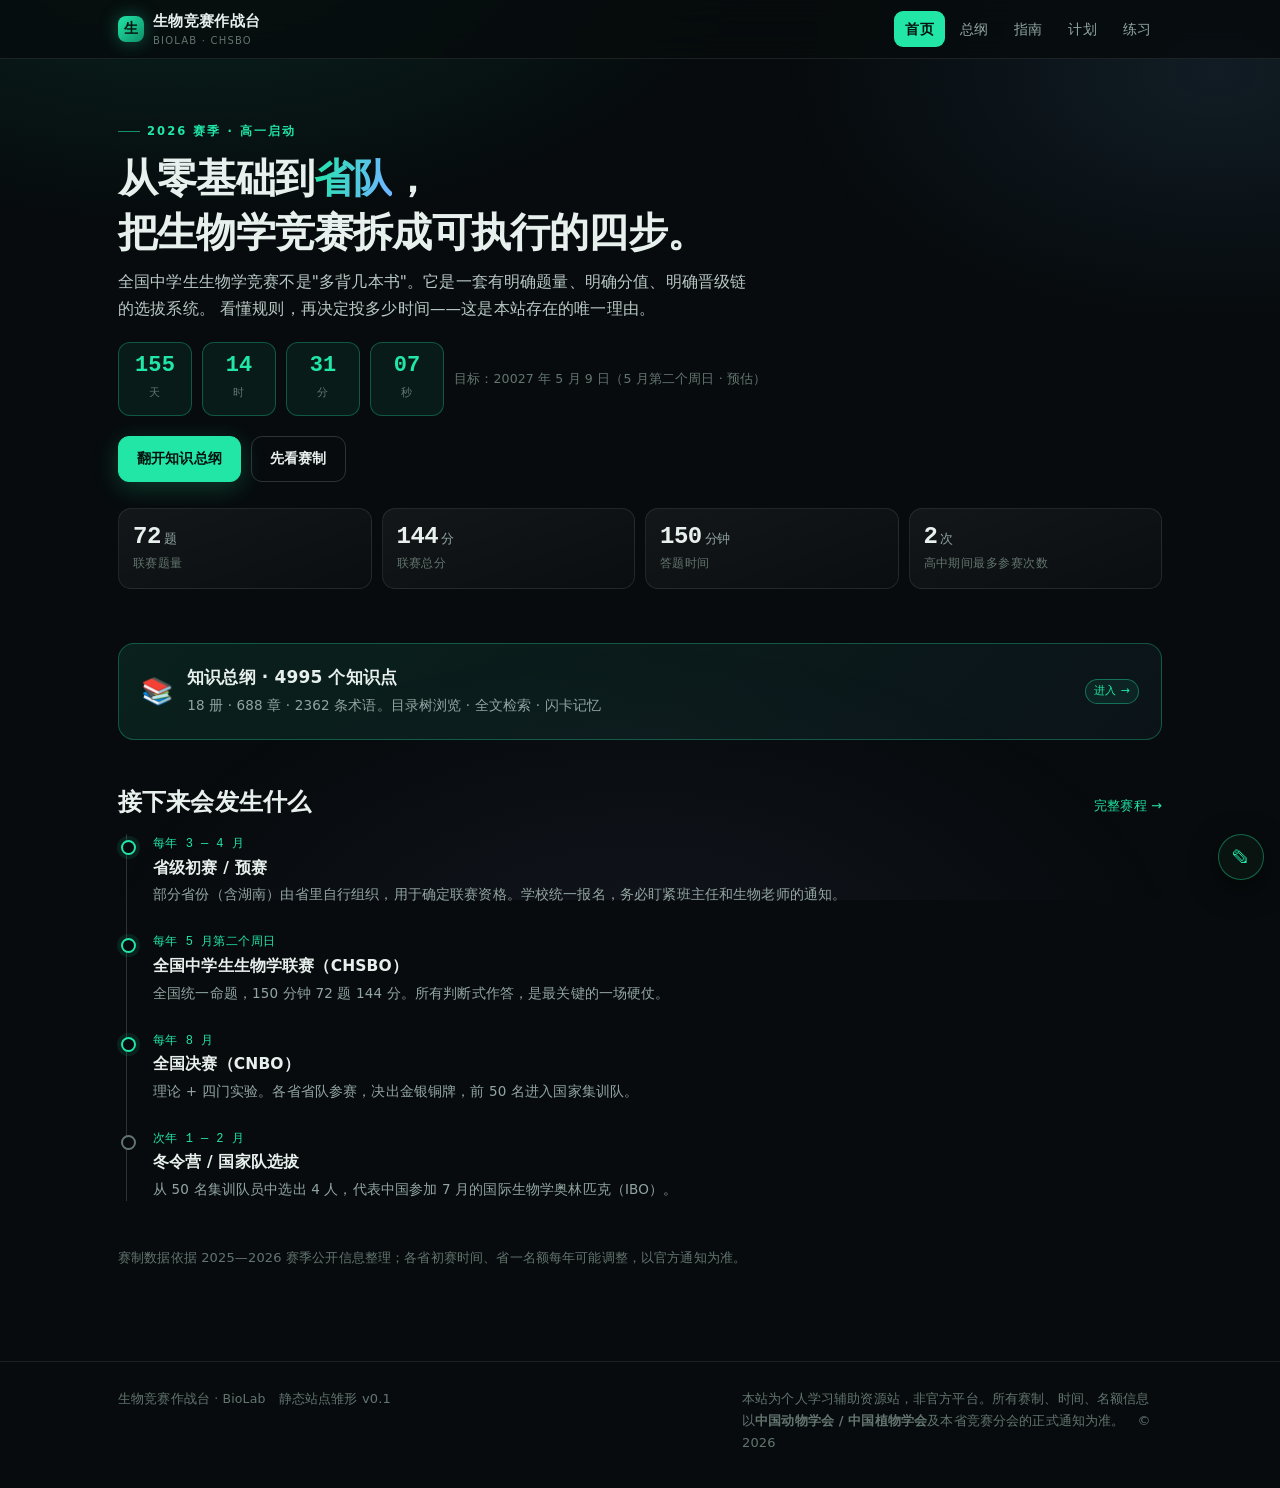
<file: index.html>
<!DOCTYPE html>
<html lang="zh-CN">
<head>
<meta charset="UTF-8">
<meta name="viewport" content="width=device-width, initial-scale=1, viewport-fit=cover">
<title>生物竞赛作战台 · 从零基础到省队</title>
<meta name="description" content="全国中学生生物学竞赛（CHSBO / CNBO）备考资源站：赛制地图、知识地图、学习计划、资源清单与每日一练。">
<link rel="stylesheet" href="bio.css">
</head>
<body>

<header class="nav">
  <div class="wrap nav-inner">
    <a class="logo" href="index.html">
      <span class="logo-mark">生</span>
      <span><span class="t">生物竞赛作战台</span><small>BIOLAB · CHSBO</small></span>
    </a>
    <nav class="nav-links">
      <a href="index.html">首页</a>
      <a href="knowledge.html">总纲</a>
      <a href="guide.html">指南</a>
      <a href="plan.html">计划</a>
      <a href="drill.html">练习</a>
    </nav>
  </div>
</header>

<main>
  <div class="wrap">

    <!-- ============ HERO ============ -->
    <section class="hero rise">
      <div class="eyebrow">2026 赛季 · 高一启动</div>
      <h1>从零基础到<span>省队</span>，<br>把生物学竞赛拆成可执行的四步。</h1>
      <p class="lead" style="max-width:640px">
        全国中学生生物学竞赛不是"多背几本书"。它是一套有明确题量、明确分值、明确晋级链的选拔系统。
        看懂规则，再决定投多少时间——这是本站存在的唯一理由。
      </p>

      <div class="countdown" id="countdown">
        <div class="cd-box"><b>—</b><span>天</span></div>
        <div class="cd-box"><b>—</b><span>时</span></div>
        <div class="cd-box"><b>—</b><span>分</span></div>
        <div class="cd-box"><b>—</b><span>秒</span></div>
        <div class="cd-note">目标赛事载入中…</div>
      </div>

      <div class="hero-actions">
        <a class="btn btn-primary" href="knowledge.html">翻开知识总纲</a>
        <a class="btn" href="guide.html">先看赛制</a>
      </div>

      <div class="stats">
        <div class="stat">
          <div class="n">72<em>题</em></div>
          <div class="k">联赛题量</div>
        </div>
        <div class="stat">
          <div class="n">144<em>分</em></div>
          <div class="k">联赛总分</div>
        </div>
        <div class="stat">
          <div class="n">150<em>分钟</em></div>
          <div class="k">答题时间</div>
        </div>
        <div class="stat">
          <div class="n">2<em>次</em></div>
          <div class="k">高中期间最多参赛次数</div>
        </div>
      </div>
    </section>

    <!-- ============ 知识库入口 ============ -->
    <section class="section rise d1">
      <a class="card card-link" href="knowledge.html"
         style="background:linear-gradient(135deg, rgba(33,230,166,.10), rgba(108,184,255,.05));border-color:rgba(33,230,166,.3);padding:22px">
        <div style="display:flex;align-items:center;gap:14px;flex-wrap:wrap">
          <span style="font-size:26px;line-height:1">📚</span>
          <div style="flex:1;min-width:180px">
            <h3 style="margin:0 0 5px;font-size:17px">知识总纲 · 4995 个知识点</h3>
            <p style="margin:0;font-size:13.5px">18 册 · 688 章 · 2362 条术语。目录树浏览 · 全文检索 · 闪卡记忆</p>
          </div>
          <span class="tag tag-mint">进入 →</span>
        </div>
      </a>
    </section>

    <!-- ============ 近期节点 ============ -->
    <section class="section rise d3">
      <div class="section-head">
        <h2>接下来会发生什么</h2>
        <a class="more" href="guide.html">完整赛程 →</a>
      </div>
      <div class="timeline">
        <div class="tl-item">
          <div class="tl-date">每年 3 — 4 月</div>
          <h3>省级初赛 / 预赛</h3>
          <p>部分省份（含湖南）由省里自行组织，用于确定联赛资格。学校统一报名，务必盯紧班主任和生物老师的通知。</p>
        </div>
        <div class="tl-item">
          <div class="tl-date">每年 5 月第二个周日</div>
          <h3>全国中学生生物学联赛（CHSBO）</h3>
          <p>全国统一命题，150 分钟 72 题 144 分。所有判断式作答，是最关键的一场硬仗。</p>
        </div>
        <div class="tl-item">
          <div class="tl-date">每年 8 月</div>
          <h3>全国决赛（CNBO）</h3>
          <p>理论 + 四门实验。各省省队参赛，决出金银铜牌，前 50 名进入国家集训队。</p>
        </div>
        <div class="tl-item dim-node">
          <div class="tl-date">次年 1 — 2 月</div>
          <h3>冬令营 / 国家队选拔</h3>
          <p>从 50 名集训队员中选出 4 人，代表中国参加 7 月的国际生物学奥林匹克（IBO）。</p>
        </div>
      </div>
    </section>

    <!-- ============ 提醒 ============ -->
    <section class="section rise d4">
      <p class="faint" style="margin-top:26px">
        赛制数据依据 2025—2026 赛季公开信息整理；各省初赛时间、省一名额每年可能调整，以官方通知为准。
      </p>
    </section>

  </div>
</main>

<footer class="footer">
  <div class="wrap footer-inner"></div>
</footer>

<button class="totop" aria-label="回到顶部">↑</button>
<script src="app.js"></script>
<script src="kg-texts.js"></script>
<script src="edit.js"></script>
</body>
</html>
</file>
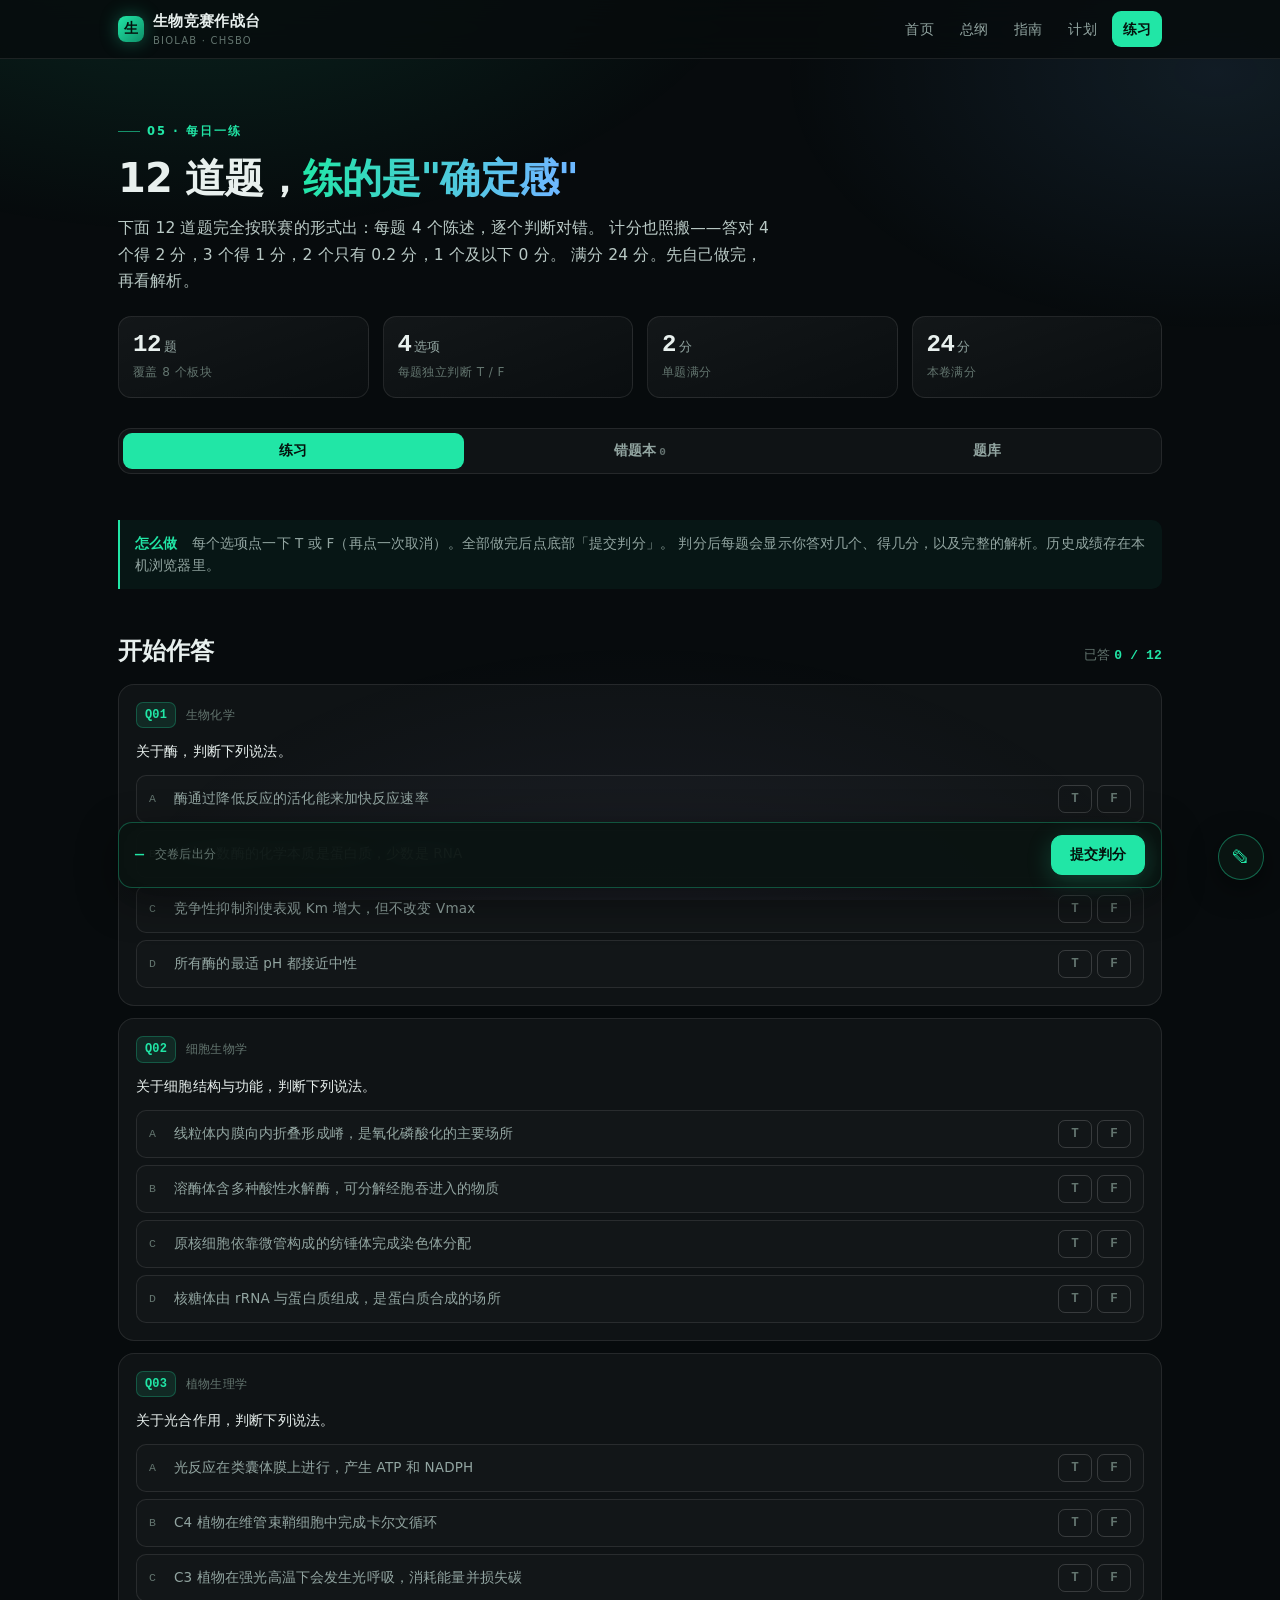
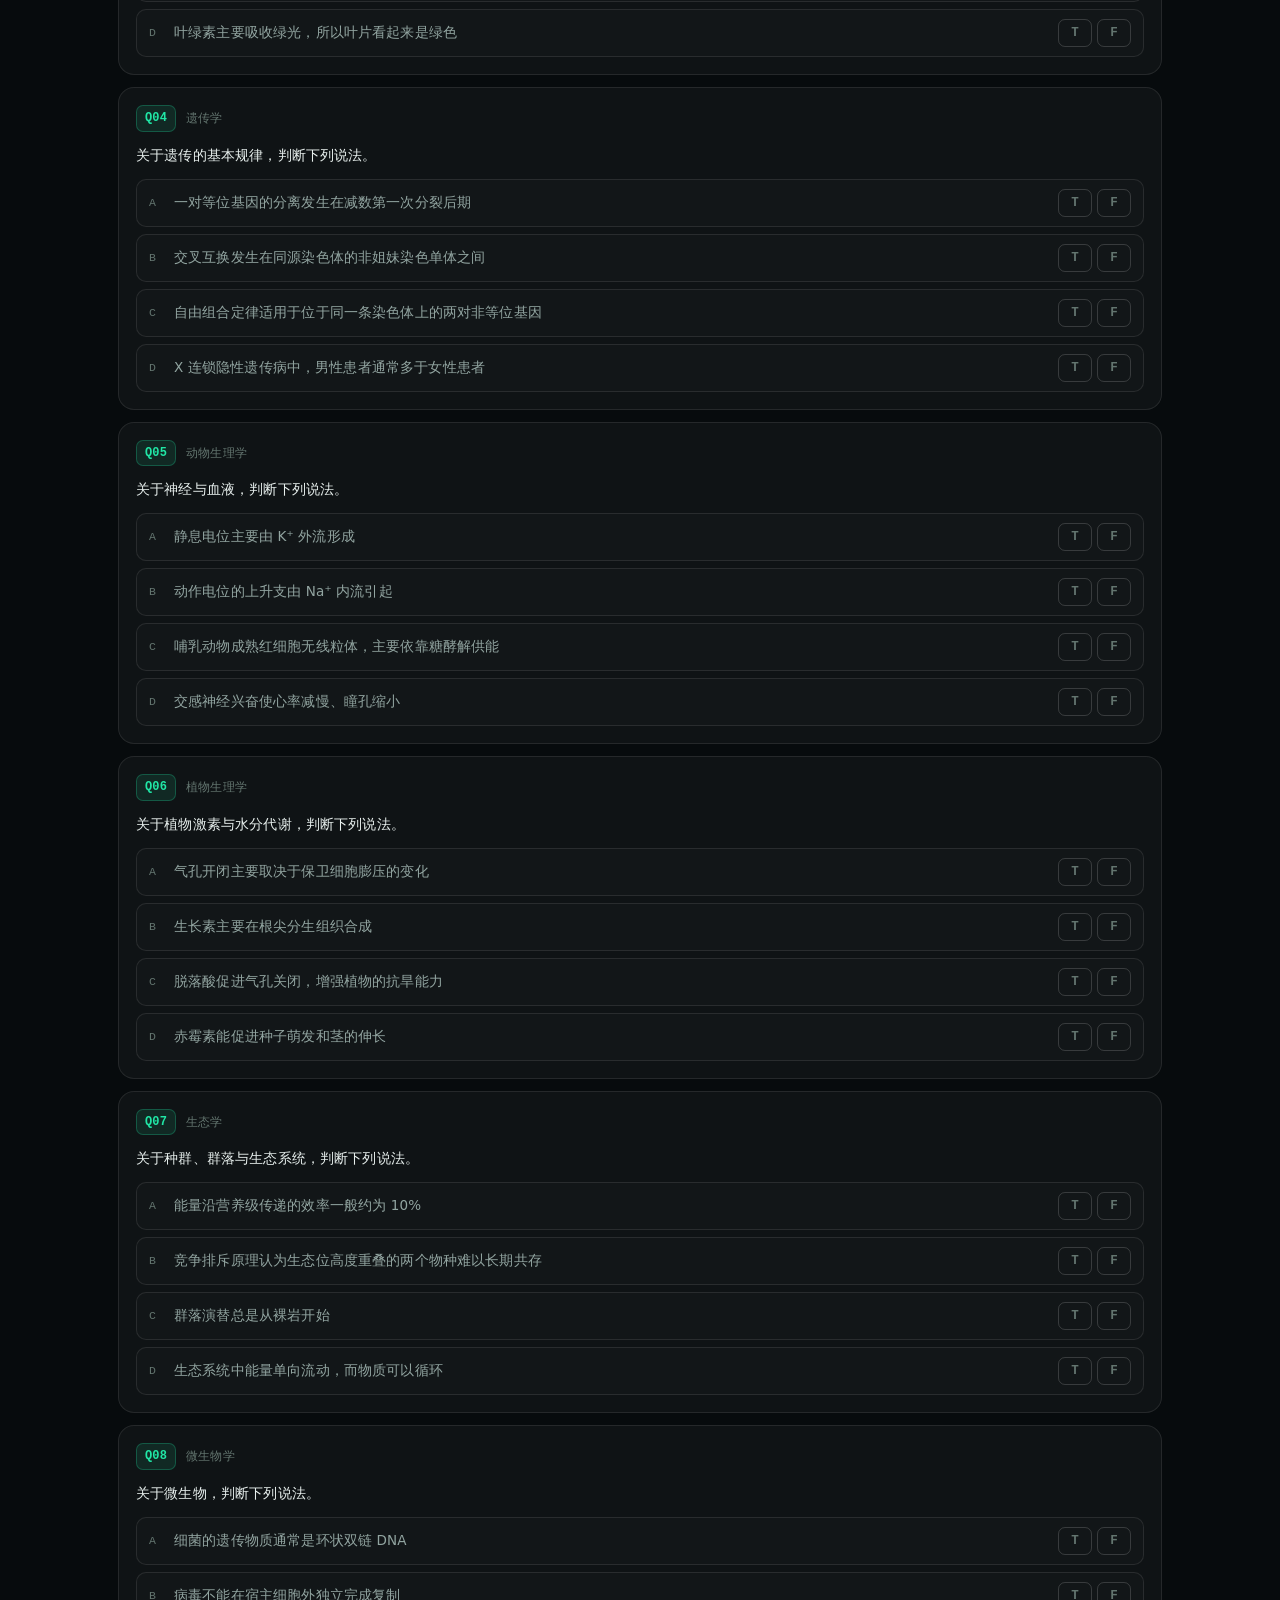
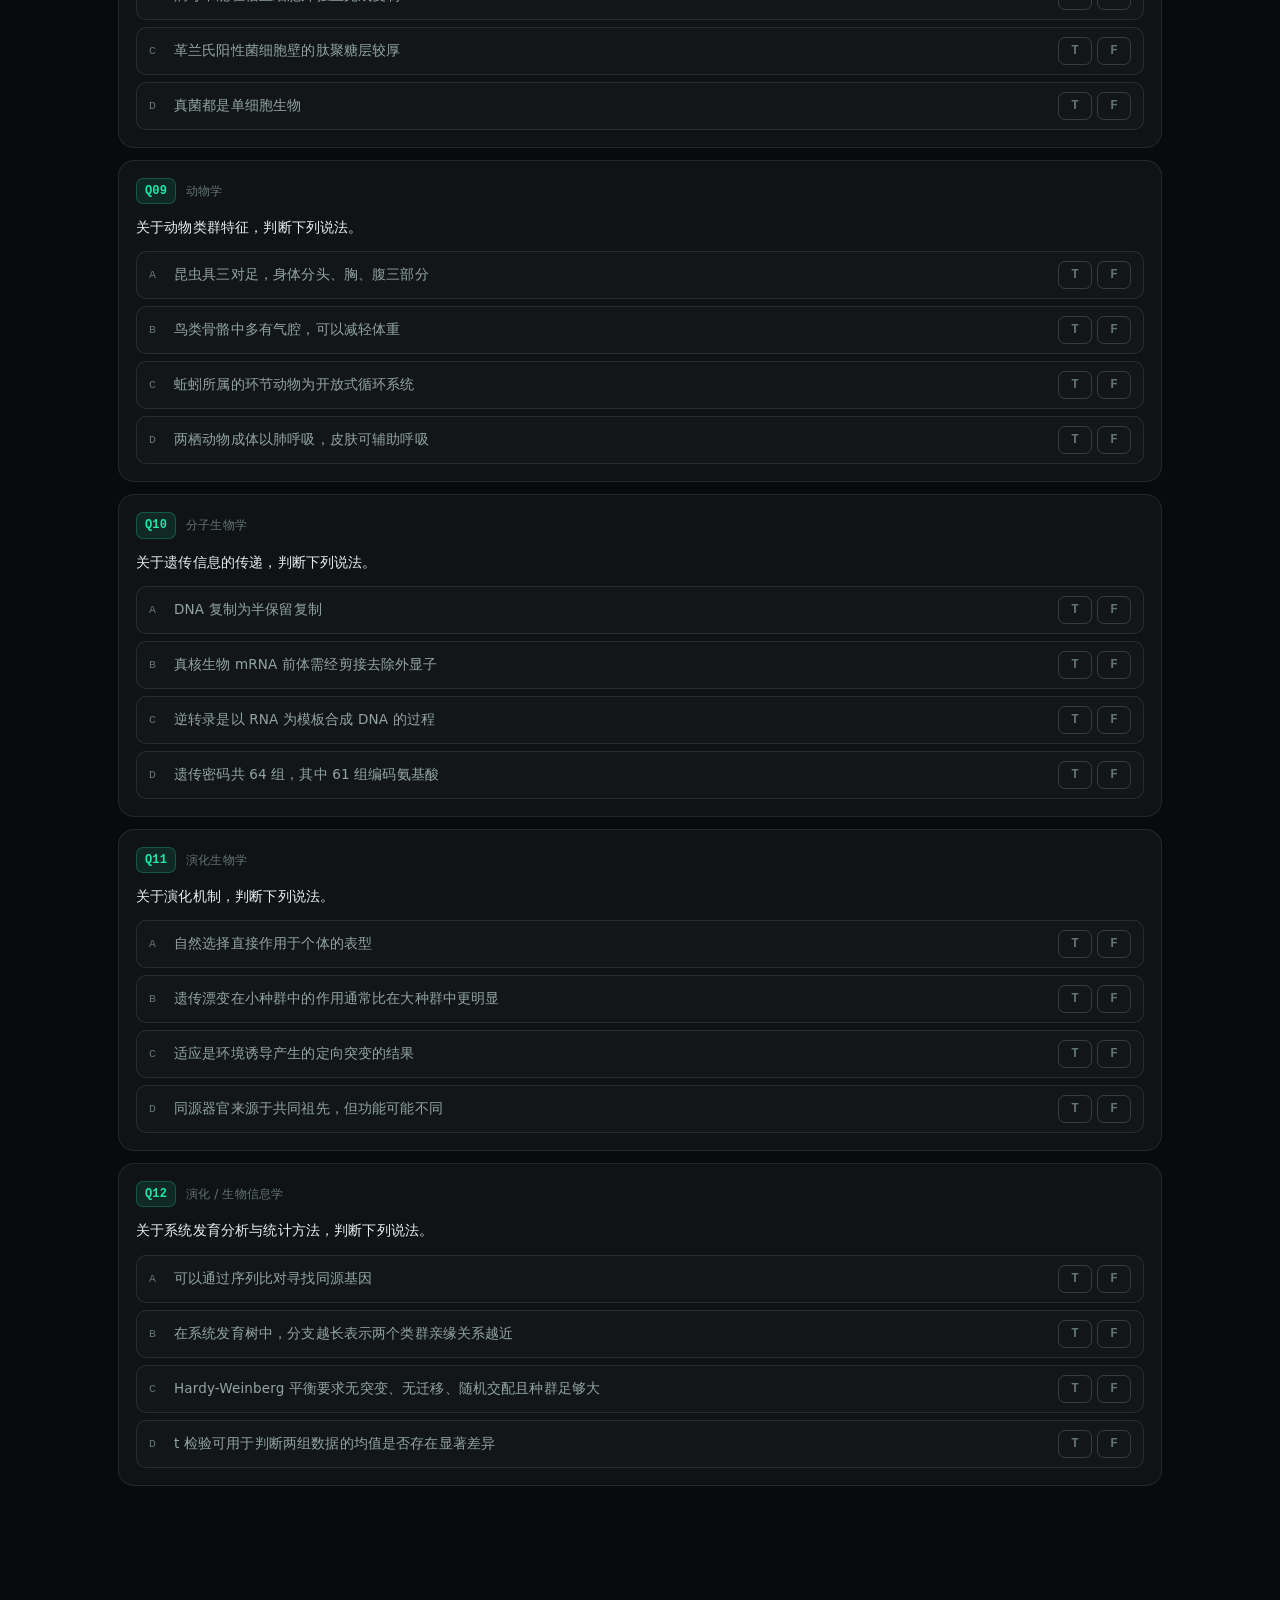
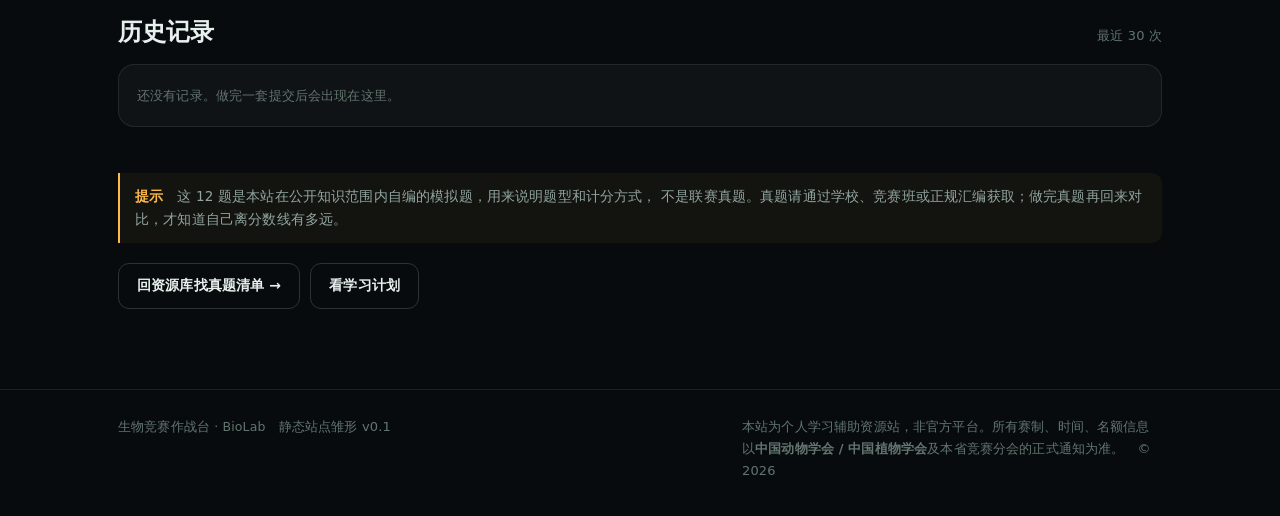
<file: drill.html>
<!DOCTYPE html>
<html lang="zh-CN">
<head>
<meta charset="UTF-8">
<meta name="viewport" content="width=device-width, initial-scale=1, viewport-fit=cover">
<title>每日一练 · 生物竞赛作战台</title>
<meta name="description" content="12 道判断式题目，完全模拟联赛题型与计分规则：答对 4 个 2 分、3 个 1 分、2 个 0.2 分。">
<link rel="stylesheet" href="bio.css">
</head>
<body>

<header class="nav">
  <div class="wrap nav-inner">
    <a class="logo" href="index.html">
      <span class="logo-mark">生</span>
      <span><span class="t">生物竞赛作战台</span><small>BIOLAB · CHSBO</small></span>
    </a>
    <nav class="nav-links">
      <a href="index.html">首页</a>
      <a href="knowledge.html">总纲</a>
      <a href="guide.html">指南</a>
      <a href="plan.html">计划</a>
      <a href="drill.html">练习</a>
    </nav>
  </div>
</header>

<main>
  <div class="wrap">

    <section class="hero rise">
      <div class="eyebrow">05 · 每日一练</div>
      <h1>12 道题，<span>练的是"确定感"</span></h1>
      <p class="lead" style="max-width:660px">
        下面 12 道题完全按联赛的形式出：每题 4 个陈述，逐个判断对错。
        计分也照搬——答对 4 个得 2 分，3 个得 1 分，2 个只有 0.2 分，1 个及以下 0 分。
        满分 24 分。先自己做完，再看解析。
      </p>
      <div class="grid g4" style="margin-top:22px">
        <div class="stat"><div class="n">12<em>题</em></div><div class="k">覆盖 8 个板块</div></div>
        <div class="stat"><div class="n">4<em>选项</em></div><div class="k">每题独立判断 T / F</div></div>
        <div class="stat"><div class="n">2<em>分</em></div><div class="k">单题满分</div></div>
        <div class="stat"><div class="n">24<em>分</em></div><div class="k">本卷满分</div></div>
      </div>
    </section>

    <div class="tabs rise d1" id="dtabs">
      <button data-tab="quiz" class="on">练习</button>
      <button data-tab="wrong">错题本<span class="cnt" id="wrongCnt">0</span></button>
      <button data-tab="bank">题库</button>
    </div>

    <section class="pane on" id="pane-quiz">
    <section class="section rise d1">
      <div class="note">
        <b>怎么做</b>　每个选项点一下 T 或 F（再点一次取消）。全部做完后点底部「提交判分」。
        判分后每题会显示你答对几个、得几分，以及完整的解析。历史成绩存在本机浏览器里。
      </div>
    </section>

    <section class="section rise d2">
      <div class="section-head">
        <h2>开始作答</h2>
        <span class="faint">已答 <b id="answeredCount" class="mono hl">0 / 12</b></span>
      </div>
      <div id="qlist"></div>

      <div class="score-bar">
        <div>
          <span class="sc" id="scoreNum">—</span>
          <span class="faint" style="font-size:12px;margin-left:6px">交卷后出分</span>
        </div>
        <button class="btn btn-primary" id="gradeBtn">提交判分</button>
      </div>
    </section>

    <section class="section">
      <div class="section-head"><h2>历史记录</h2><span class="faint">最近 30 次</span></div>
      <div class="card" id="hist"></div>
    </section>

    </section>

    <section class="pane" id="pane-wrong">
      <div id="wrongOut"></div>
      <div class="note" style="margin-top:16px">
        <b>错题本会自己长大</b>　每次提交判分，答对 3 个及以下选项的题会被自动收进来，
        连同你的作答、正确答案和解析。点「相关：xxx」可以跳到总纲里对应的知识点。
      </div>
    </section>

    <section class="pane" id="pane-bank">
      <div class="res-head"><span id="bankStat">—</span></div>

      <div class="card" style="margin-bottom:12px">
        <h3 style="font-size:14px;margin:0 0 9px">粘贴题目导入</h3>
        <textarea id="bankText" class="bank-ta" placeholder="关于酶的叙述，判断正误。&#10;A. 酶通过降低活化能加快反应 (T)&#10;B. 绝大多数酶的化学本质是蛋白质 (T)&#10;C. 竞争性抑制剂改变 Vmax (F)&#10;D. 所有酶的最适 pH 均为 7 (F)&#10;解析：竞争性抑制剂只改变表观 Km。"></textarea>
        <p class="faint" style="margin:8px 0 0;line-height:1.7">
          格式：题干一行 → A/B/C/D 四行选项 → 每项末尾用 <b>(T)</b> 或 <b>(F)</b> → 可选的「解析：」一行。
          多道题之间空一行，一次可以粘一整套。
        </p>
        <div class="hero-actions" style="margin-top:12px">
          <button class="btn btn-primary btn-sm" id="bankParse">解析并导入</button>
          <button class="btn btn-sm" id="bankFile">选 JSON 文件</button>
          <button class="btn btn-sm" id="bankExport">导出</button>
          <button class="btn btn-sm" id="bankClear" style="color:var(--rose)">清空</button>
        </div>
        <input type="file" id="bankFileInput" accept=".json,application/json" style="display:none">
      </div>

      <div id="bankList"></div>

      <div class="note" style="margin-top:16px">
        <b>导入的题会出现在「练习」里</b>　和内置的 12 道题混在一起，判分规则完全一致（答对 4 个 2 分、3 个 1 分、2 个 0.2 分）。
        答错的照样进错题本。题目存在本机，可以「导出」成 JSON 备份或分享。
      </div>
    </section>


    <section class="section">
      <div class="note warn">
        <b>提示</b>　这 12 题是本站在公开知识范围内自编的模拟题，用来说明题型和计分方式，
        不是联赛真题。真题请通过学校、竞赛班或正规汇编获取；做完真题再回来对比，才知道自己离分数线有多远。
      </div>
      <div class="hero-actions">
        <a class="btn" href="guide.html">回资源库找真题清单 →</a>
        <a class="btn" href="plan.html">看学习计划</a>
      </div>
    </section>

  </div>
</main>

<footer class="footer">
  <div class="wrap footer-inner"></div>
</footer>

<button class="totop" aria-label="回到顶部">↑</button>
<script src="app.js"></script>
<script src="drill.js"></script>
<script src="kg-texts.js"></script>
<script src="edit.js"></script>
</body>
</html>
</file>
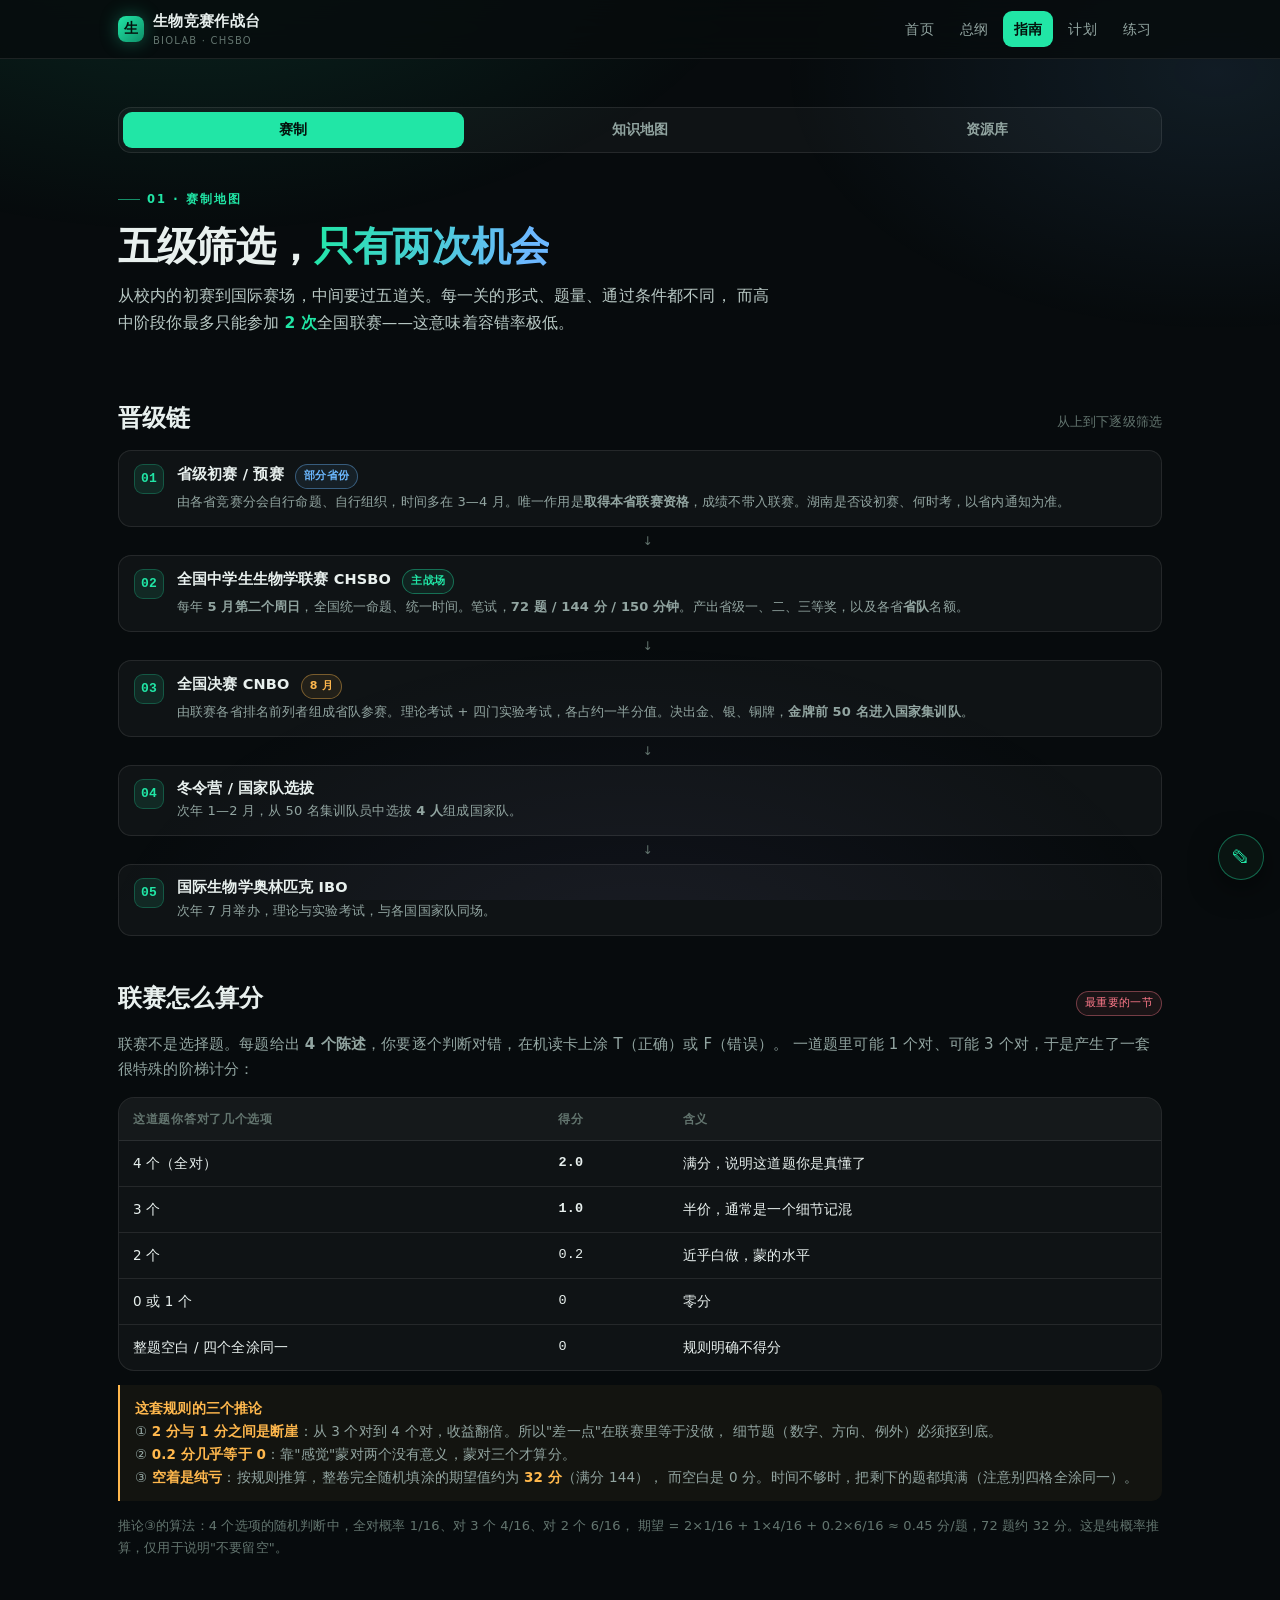
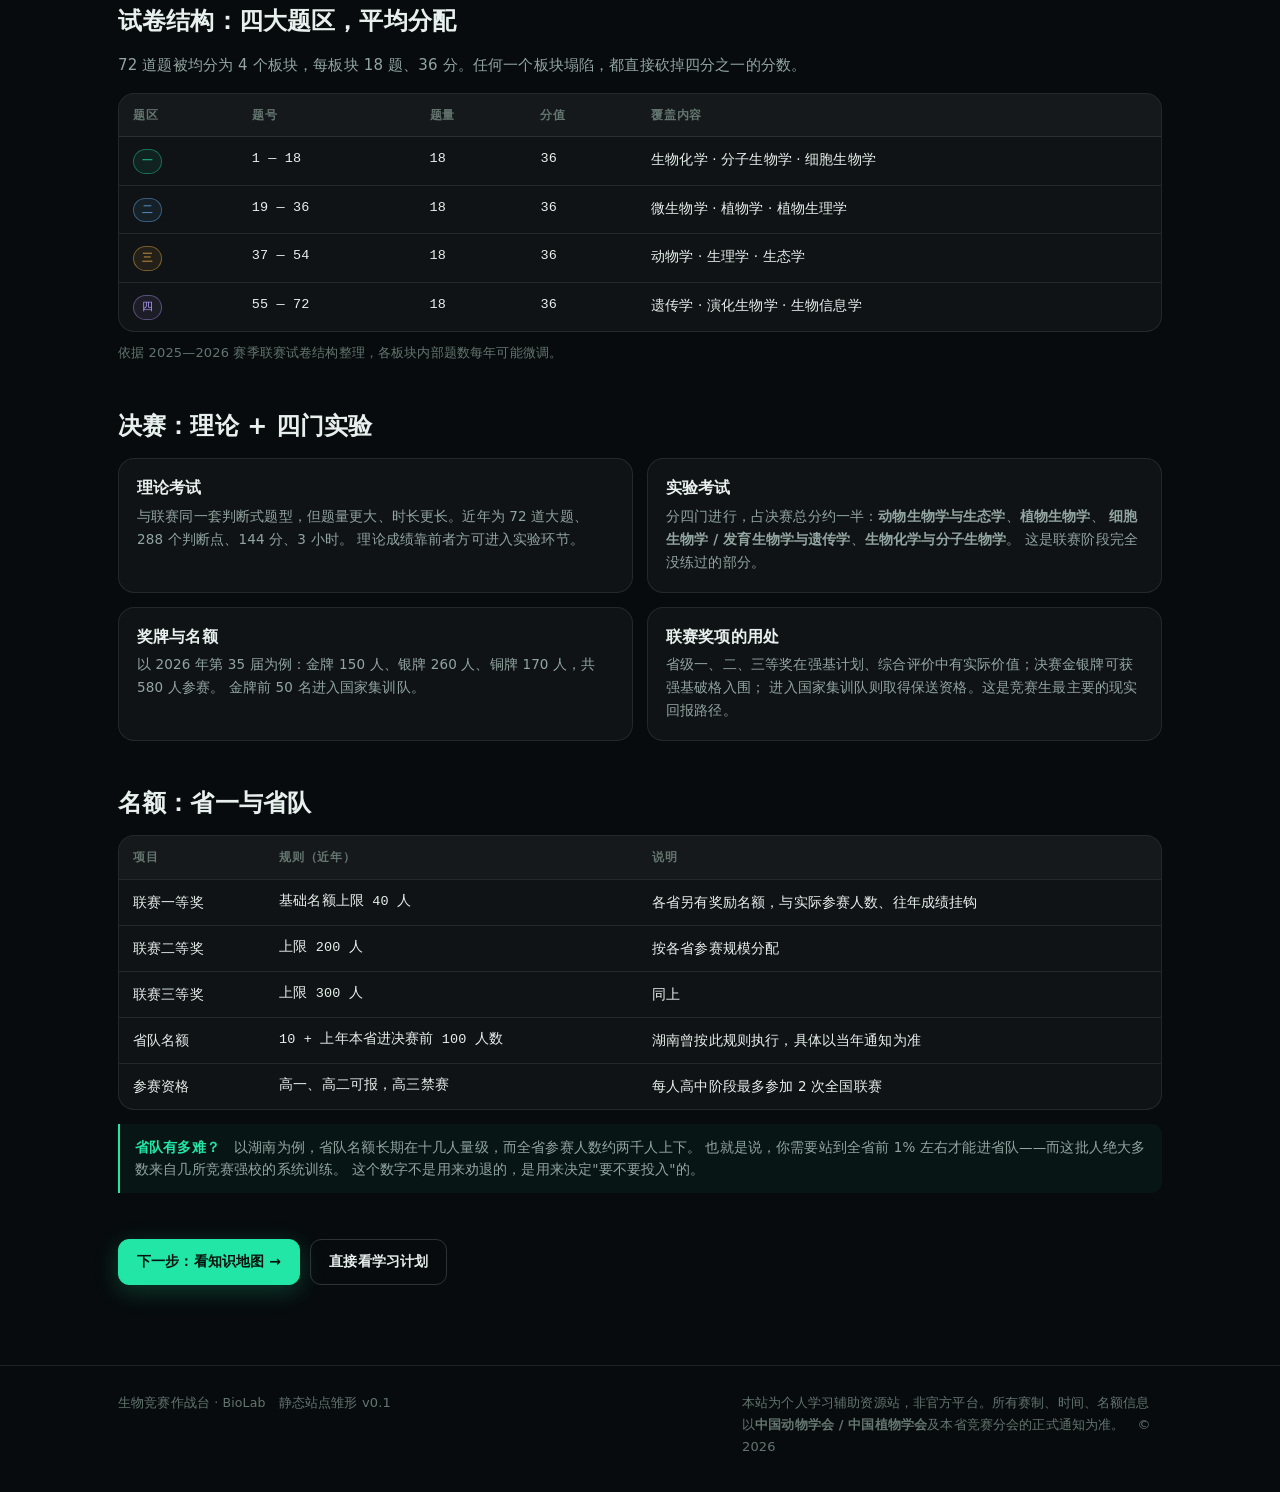
<file: guide.html>
<!DOCTYPE html>
<html lang="zh-CN">
<head>
<meta charset="UTF-8">
<meta name="viewport" content="width=device-width, initial-scale=1, viewport-fit=cover">
<title>指南 · 生物竞赛作战台</title>
<meta name="description" content="全国中学生生物学竞赛赛制、知识地图与资源清单。">
<link rel="stylesheet" href="bio.css">
</head>
<body>

<header class="nav">
  <div class="wrap nav-inner">
    <a class="logo" href="index.html">
      <span class="logo-mark">生</span>
      <span><span class="t">生物竞赛作战台</span><small>BIOLAB · CHSBO</small></span>
    </a>
    <nav class="nav-links">
      <a href="index.html">首页</a>
      <a href="knowledge.html">总纲</a>
      <a href="guide.html">指南</a>
      <a href="plan.html">计划</a>
      <a href="drill.html">练习</a>
    </nav>
  </div>
</header>

<main>
  <div class="wrap">
    <div class="tabs" id="gtabs">
      <button data-tab="race" class="on">赛制</button>
      <button data-tab="map">知识地图</button>
      <button data-tab="res">资源库</button>
    </div>
  </div>

<section class="pane on" id="pane-race">
  <div class="wrap">

    <section class="hero rise">
      <div class="eyebrow">01 · 赛制地图</div>
      <h1>五级筛选，<span>只有两次机会</span></h1>
      <p class="lead" style="max-width:660px">
        从校内的初赛到国际赛场，中间要过五道关。每一关的形式、题量、通过条件都不同，
        而高中阶段你最多只能参加 <b class="hl">2 次</b>全国联赛——这意味着容错率极低。
      </p>
    </section>

    <!-- 晋级链 -->
    <section class="section rise d1">
      <div class="section-head"><h2>晋级链</h2><span class="faint">从上到下逐级筛选</span></div>
      <div class="chain">

        <div class="chain-node">
          <div class="idx">01</div>
          <div class="body">
            <h3>省级初赛 / 预赛 <span class="tag tag-sky" style="margin-left:6px">部分省份</span></h3>
            <p>由各省竞赛分会自行命题、自行组织，时间多在 3—4 月。唯一作用是<b>取得本省联赛资格</b>，成绩不带入联赛。湖南是否设初赛、何时考，以省内通知为准。</p>
          </div>
        </div>
        <div class="chain-arrow">↓</div>

        <div class="chain-node">
          <div class="idx">02</div>
          <div class="body">
            <h3>全国中学生生物学联赛 CHSBO <span class="tag tag-mint" style="margin-left:6px">主战场</span></h3>
            <p>每年 <b>5 月第二个周日</b>，全国统一命题、统一时间。笔试，<b>72 题 / 144 分 / 150 分钟</b>。产出省级一、二、三等奖，以及各省<b>省队</b>名额。</p>
          </div>
        </div>
        <div class="chain-arrow">↓</div>

        <div class="chain-node">
          <div class="idx">03</div>
          <div class="body">
            <h3>全国决赛 CNBO <span class="tag tag-amber" style="margin-left:6px">8 月</span></h3>
            <p>由联赛各省排名前列者组成省队参赛。理论考试 + 四门实验考试，各占约一半分值。决出金、银、铜牌，<b>金牌前 50 名进入国家集训队</b>。</p>
          </div>
        </div>
        <div class="chain-arrow">↓</div>

        <div class="chain-node">
          <div class="idx">04</div>
          <div class="body">
            <h3>冬令营 / 国家队选拔</h3>
            <p>次年 1—2 月，从 50 名集训队员中选拔 <b>4 人</b>组成国家队。</p>
          </div>
        </div>
        <div class="chain-arrow">↓</div>

        <div class="chain-node">
          <div class="idx">05</div>
          <div class="body">
            <h3>国际生物学奥林匹克 IBO</h3>
            <p>次年 7 月举办，理论与实验考试，与各国国家队同场。</p>
          </div>
        </div>

      </div>
    </section>

    <!-- 联赛计分规则 -->
    <section class="section rise d2">
      <div class="section-head"><h2>联赛怎么算分</h2><span class="tag tag-rose">最重要的一节</span></div>

      <p>
        联赛不是选择题。每题给出 <b>4 个陈述</b>，你要逐个判断对错，在机读卡上涂 T（正确）或 F（错误）。
        一道题里可能 1 个对、可能 3 个对，于是产生了一套很特殊的阶梯计分：
      </p>

      <div class="table-wrap" style="margin-top:14px">
        <table>
          <thead>
            <tr><th>这道题你答对了几个选项</th><th>得分</th><th>含义</th></tr>
          </thead>
          <tbody>
            <tr><td>4 个（全对）</td><td class="num hl">2.0</td><td>满分，说明这道题你是真懂了</td></tr>
            <tr><td>3 个</td><td class="num hl">1.0</td><td>半价，通常是一个细节记混</td></tr>
            <tr><td>2 个</td><td class="num">0.2</td><td>近乎白做，蒙的水平</td></tr>
            <tr><td>0 或 1 个</td><td class="num">0</td><td>零分</td></tr>
            <tr><td>整题空白 / 四个全涂同一</td><td class="num">0</td><td>规则明确不得分</td></tr>
          </tbody>
        </table>
      </div>

      <div class="note warn">
        <b>这套规则的三个推论</b><br>
        ① <b>2 分与 1 分之间是断崖</b>：从 3 个对到 4 个对，收益翻倍。所以"差一点"在联赛里等于没做，
        细节题（数字、方向、例外）必须抠到底。<br>
        ② <b>0.2 分几乎等于 0</b>：靠"感觉"蒙对两个没有意义，蒙对三个才算分。<br>
        ③ <b>空着是纯亏</b>：按规则推算，整卷完全随机填涂的期望值约为 <b>32 分</b>（满分 144），
        而空白是 0 分。时间不够时，把剩下的题都填满（注意别四格全涂同一）。
      </div>

      <p class="faint" style="margin-top:14px">
        推论③的算法：4 个选项的随机判断中，全对概率 1/16、对 3 个 4/16、对 2 个 6/16，
        期望 = 2×1/16 + 1×4/16 + 0.2×6/16 ≈ 0.45 分/题，72 题约 32 分。这是纯概率推算，仅用于说明"不要留空"。
      </p>
    </section>

    <!-- 四大题区 -->
    <section class="section rise d3">
      <div class="section-head"><h2>试卷结构：四大题区，平均分配</h2></div>
      <p>72 道题被均分为 4 个板块，每板块 18 题、36 分。任何一个板块塌陷，都直接砍掉四分之一的分数。</p>
      <div class="table-wrap" style="margin-top:14px">
        <table>
          <thead>
            <tr><th>题区</th><th>题号</th><th>题量</th><th>分值</th><th>覆盖内容</th></tr>
          </thead>
          <tbody>
            <tr>
              <td><span class="tag tag-mint">一</span></td>
              <td class="num">1 — 18</td><td class="num">18</td><td class="num">36</td>
              <td>生物化学 · 分子生物学 · 细胞生物学</td>
            </tr>
            <tr>
              <td><span class="tag tag-sky">二</span></td>
              <td class="num">19 — 36</td><td class="num">18</td><td class="num">36</td>
              <td>微生物学 · 植物学 · 植物生理学</td>
            </tr>
            <tr>
              <td><span class="tag tag-amber">三</span></td>
              <td class="num">37 — 54</td><td class="num">18</td><td class="num">36</td>
              <td>动物学 · 生理学 · 生态学</td>
            </tr>
            <tr>
              <td><span class="tag tag-violet">四</span></td>
              <td class="num">55 — 72</td><td class="num">18</td><td class="num">36</td>
              <td>遗传学 · 演化生物学 · 生物信息学</td>
            </tr>
          </tbody>
        </table>
      </div>
      <p class="faint" style="margin-top:10px">依据 2025—2026 赛季联赛试卷结构整理，各板块内部题数每年可能微调。</p>
    </section>

    <!-- 决赛 -->
    <section class="section rise d4">
      <div class="section-head"><h2>决赛：理论 + 四门实验</h2></div>
      <div class="grid g2">
        <div class="card">
          <h3>理论考试</h3>
          <p style="font-size:13.5px;margin:0">
            与联赛同一套判断式题型，但题量更大、时长更长。近年为 72 道大题、288 个判断点、144 分、3 小时。
            理论成绩靠前者方可进入实验环节。
          </p>
        </div>
        <div class="card">
          <h3>实验考试</h3>
          <p style="font-size:13.5px;margin:0">
            分四门进行，占决赛总分约一半：<b>动物生物学与生态学</b>、<b>植物生物学</b>、
            <b>细胞生物学 / 发育生物学与遗传学</b>、<b>生物化学与分子生物学</b>。
            这是联赛阶段完全没练过的部分。
          </p>
        </div>
        <div class="card">
          <h3>奖牌与名额</h3>
          <p style="font-size:13.5px;margin:0">
            以 2026 年第 35 届为例：金牌 150 人、银牌 260 人、铜牌 170 人，共 580 人参赛。
            金牌前 50 名进入国家集训队。
          </p>
        </div>
        <div class="card">
          <h3>联赛奖项的用处</h3>
          <p style="font-size:13.5px;margin:0">
            省级一、二、三等奖在强基计划、综合评价中有实际价值；决赛金银牌可获强基破格入围；
            进入国家集训队则取得保送资格。这是竞赛生最主要的现实回报路径。
          </p>
        </div>
      </div>
    </section>

    <!-- 名额 -->
    <section class="section">
      <div class="section-head"><h2>名额：省一与省队</h2></div>
      <div class="table-wrap">
        <table>
          <thead><tr><th>项目</th><th>规则（近年）</th><th>说明</th></tr></thead>
          <tbody>
            <tr>
              <td>联赛一等奖</td>
              <td class="num">基础名额上限 40 人</td>
              <td>各省另有奖励名额，与实际参赛人数、往年成绩挂钩</td>
            </tr>
            <tr>
              <td>联赛二等奖</td>
              <td class="num">上限 200 人</td>
              <td>按各省参赛规模分配</td>
            </tr>
            <tr>
              <td>联赛三等奖</td>
              <td class="num">上限 300 人</td>
              <td>同上</td>
            </tr>
            <tr>
              <td>省队名额</td>
              <td class="num">10 + 上年本省进决赛前 100 人数</td>
              <td>湖南曾按此规则执行，具体以当年通知为准</td>
            </tr>
            <tr>
              <td>参赛资格</td>
              <td class="num">高一、高二可报，高三禁赛</td>
              <td>每人高中阶段最多参加 2 次全国联赛</td>
            </tr>
          </tbody>
        </table>
      </div>
      <div class="note">
        <b>省队有多难？</b>　以湖南为例，省队名额长期在十几人量级，而全省参赛人数约两千人上下。
        也就是说，你需要站到全省前 1% 左右才能进省队——而这批人绝大多数来自几所竞赛强校的系统训练。
        这个数字不是用来劝退的，是用来决定"要不要投入"的。
      </div>
    </section>

    <section class="section">
      <div class="hero-actions">
        <a class="btn btn-primary" href="#guide-map">下一步：看知识地图 →</a>
        <a class="btn" href="plan.html">直接看学习计划</a>
      </div>
    </section>

  </div>
</section>
<section class="pane" id="pane-map">
  <div class="wrap">

    <section class="hero rise">
      <div class="eyebrow">02 · 知识地图</div>
      <h1>12 个板块，<span>4 条赛道</span></h1>
      <p class="lead" style="max-width:660px">
        联赛试卷把 12 个板块压成 4 个题区，每区 18 题。所以你的目标不是"精通某一科"，
        而是<b class="hl">让 12 个板块都达到能拿 1 分的水平</b>。下面每个模块都标了对应题区、核心考点和该用哪本书。
      </p>
      <div class="grid g4" style="margin-top:22px">
        <div class="stat"><div class="n" style="font-size:18px;color:var(--mint)">题区一</div><div class="k">生化 · 分子 · 细胞</div></div>
        <div class="stat"><div class="n" style="font-size:18px;color:var(--sky)">题区二</div><div class="k">微生物 · 植物学 · 植物生理</div></div>
        <div class="stat"><div class="n" style="font-size:18px;color:var(--amber)">题区三</div><div class="k">动物学 · 动物生理 · 生态</div></div>
        <div class="stat"><div class="n" style="font-size:18px;color:var(--violet)">题区四</div><div class="k">遗传 · 演化 · 生物信息</div></div>
      </div>
    </section>

    <!-- 学习顺序 -->
    <section class="section rise d1">
      <div class="section-head"><h2>先学哪个：三轮顺序</h2><span class="tag tag-mint">建议</span></div>
      <div class="grid g3">
        <div class="card">
          <span class="tag tag-sky">第一轮 · 铺面</span>
          <h3 style="margin-top:10px">3—5 个月</h3>
          <p style="font-size:13.5px;margin:0">
            用《普通生物学》通读一遍，不求记住，只求<b>建立坐标</b>：知道有哪些学科、每个学科在讲什么。
            同时读完植物学、动物学这两门"看得见图"的，它们最容易上手。
          </p>
        </div>
        <div class="card">
          <span class="tag tag-mint">第二轮 · 见底</span>
          <h3 style="margin-top:10px">6—9 个月</h3>
          <p style="font-size:13.5px;margin:0">
            逐科上大本教材：细胞、生化、遗传、生理。这一轮要开始做<b>课后题</b>和真题分类，
            目标是每个板块能独立讲清概念之间的关系。
          </p>
        </div>
        <div class="card">
          <span class="tag tag-amber">第三轮 · 补漏</span>
          <h3 style="margin-top:10px">3—4 个月</h3>
          <p style="font-size:13.5px;margin:0">
            做整卷真题、掐时间、建错题本。按<b>板块失分率</b>回炉，不再追求新知识，
            只把已经见过的东西变成能拿 2 分的东西。
          </p>
        </div>
      </div>
      <div class="note">
        <b>为什么先读植物、动物？</b>　因为它们依赖记忆和图像，反馈快、成就感强，
        零基础最容易在这里建立"我能学下去"的信念。而生化、分子是抽象且需要化学基础的，
        一上来就啃，绝大多数人是读到第三章放弃的。
      </div>
    </section>

    <!-- 模块列表 -->
    <section class="section rise d2">
      <div class="section-head"><h2>12 个板块</h2><span class="faint">难度 ★ 越多越难</span></div>

      <div class="grid g2">

        <!-- 题区一 -->
        <div class="mod">
          <div class="mod-top">
            <div class="mod-ico">⚗️</div>
            <div class="mod-title">
              <h3>生物化学</h3>
              <div class="mod-meta">题区一 · 难度 ★★★★</div>
            </div>
          </div>
          <div class="mod-body">
            <ul>
              <li>蛋白质：氨基酸分类、各级结构、变性</li>
              <li>酶：动力学、抑制作用类型、别构调节</li>
              <li>糖代谢：糖酵解、三羧酸循环、氧化磷酸化</li>
              <li>脂类与氨基酸代谢要点</li>
            </ul>
          </div>
          <div class="mod-foot"><b>教材</b>　王镜岩《生物化学》／杨荣武《生物化学原理》</div>
        </div>

        <div class="mod">
          <div class="mod-top">
            <div class="mod-ico">🧬</div>
            <div class="mod-title">
              <h3>分子生物学</h3>
              <div class="mod-meta">题区一 · 难度 ★★★★</div>
            </div>
          </div>
          <div class="mod-body">
            <ul>
              <li>中心法则、复制、转录、翻译全过程</li>
              <li>基因表达调控：操纵子、真核转录因子</li>
              <li>PCR、电泳、测序、基因编辑等实验技术</li>
              <li>突变类型与修复机制</li>
            </ul>
          </div>
          <div class="mod-foot"><b>教材</b>　朱玉贤《现代分子生物学》</div>
        </div>

        <div class="mod">
          <div class="mod-top">
            <div class="mod-ico">🔬</div>
            <div class="mod-title">
              <h3>细胞生物学</h3>
              <div class="mod-meta">题区一 · 难度 ★★★</div>
            </div>
          </div>
          <div class="mod-body">
            <ul>
              <li>膜结构与跨膜运输</li>
              <li>细胞器结构与功能分工</li>
              <li>细胞骨架、细胞连接、细胞外基质</li>
              <li>细胞周期、有丝分裂与减数分裂</li>
              <li>信号转导通路、细胞凋亡</li>
            </ul>
          </div>
          <div class="mod-foot"><b>教材</b>　翟中和《细胞生物学》</div>
        </div>

        <div class="mod">
          <div class="mod-top">
            <div class="mod-ico">🦠</div>
            <div class="mod-title">
              <h3>微生物学</h3>
              <div class="mod-meta">题区二 · 难度 ★★★</div>
            </div>
          </div>
          <div class="mod-body">
            <ul>
              <li>细菌形态、结构与革兰氏染色</li>
              <li>病毒结构与复制周期</li>
              <li>真菌、放线菌、古菌</li>
              <li>微生物营养、生长曲线、代谢</li>
              <li>灭菌消毒、免疫与病原基础</li>
            </ul>
          </div>
          <div class="mod-foot"><b>教材</b>　周德庆《微生物学教程》／沈萍《微生物学》</div>
        </div>

        <!-- 题区二 -->
        <div class="mod">
          <div class="mod-top">
            <div class="mod-ico">🌿</div>
            <div class="mod-title">
              <h3>植物学</h3>
              <div class="mod-meta">题区二 · 难度 ★★</div>
            </div>
          </div>
          <div class="mod-body">
            <ul>
              <li>植物组织与器官的解剖结构</li>
              <li>根、茎、叶的初生与次生生长</li>
              <li>花、果实、种子发育</li>
              <li>藻类到被子植物的分类与代表类群</li>
              <li>苔藓、蕨类、裸子植物的生活史</li>
            </ul>
          </div>
          <div class="mod-foot"><b>教材</b>　周云龙《植物生物学》／陆时万《植物学》</div>
        </div>

        <div class="mod">
          <div class="mod-top">
            <div class="mod-ico">💧</div>
            <div class="mod-title">
              <h3>植物生理学</h3>
              <div class="mod-meta">题区二 · 难度 ★★★</div>
            </div>
          </div>
          <div class="mod-body">
            <ul>
              <li>水分代谢、蒸腾与气孔调节</li>
              <li>矿质营养与缺素症</li>
              <li>光合作用：光反应、碳同化、C3/C4/CAM</li>
              <li>五大类植物激素的作用与相互关系</li>
              <li>光形态建成、成花诱导、休眠与萌发</li>
            </ul>
          </div>
          <div class="mod-foot"><b>教材</b>　潘瑞炽《植物生理学》／武维华《植物生理学》</div>
        </div>

        <!-- 题区三 -->
        <div class="mod">
          <div class="mod-top">
            <div class="mod-ico">🐚</div>
            <div class="mod-title">
              <h3>动物学</h3>
              <div class="mod-meta">题区三 · 难度 ★★</div>
            </div>
          </div>
          <div class="mod-body">
            <ul>
              <li>各门动物体制、对称性、胚层</li>
              <li>无脊椎动物主要类群特征</li>
              <li>脊索动物与脊椎动物各纲</li>
              <li>比较解剖：循环、呼吸、排泄、神经</li>
              <li>动物行为学基础（本能、学习、社会行为）</li>
            </ul>
          </div>
          <div class="mod-foot"><b>教材</b>　刘凌云《普通动物学》</div>
        </div>

        <div class="mod">
          <div class="mod-top">
            <div class="mod-ico">❤️</div>
            <div class="mod-title">
              <h3>动物生理学</h3>
              <div class="mod-meta">题区三 · 难度 ★★★★</div>
            </div>
          </div>
          <div class="mod-body">
            <ul>
              <li>神经：静息电位、动作电位、突触传递</li>
              <li>肌肉收缩机制</li>
              <li>血液、循环与血压调节</li>
              <li>呼吸、消化、排泄与渗透调节</li>
              <li>内分泌系统与激素调节轴</li>
              <li>免疫系统基础</li>
            </ul>
          </div>
          <div class="mod-foot"><b>教材</b>　王玢／左明雪《人体及动物生理学》</div>
        </div>

        <div class="mod">
          <div class="mod-top">
            <div class="mod-ico">🌍</div>
            <div class="mod-title">
              <h3>生态学</h3>
              <div class="mod-meta">题区三 · 难度 ★★</div>
            </div>
          </div>
          <div class="mod-body">
            <ul>
              <li>种群：增长模型、生命表、种间关系</li>
              <li>群落：结构、演替、生物多样性</li>
              <li>生态系统：能量流动、物质循环</li>
              <li>全球变化与保护生物学</li>
              <li>行为生态与适应</li>
            </ul>
          </div>
          <div class="mod-foot"><b>教材</b>　牛翠娟《基础生态学》</div>
        </div>

        <!-- 题区四 -->
        <div class="mod">
          <div class="mod-top">
            <div class="mod-ico">🧮</div>
            <div class="mod-title">
              <h3>遗传学</h3>
              <div class="mod-meta">题区四 · 难度 ★★★★</div>
            </div>
          </div>
          <div class="mod-body">
            <ul>
              <li>孟德尔定律与扩展、概率计算</li>
              <li>连锁交换与基因作图</li>
              <li>染色体畸变与数目变异</li>
              <li>伴性遗传、母体效应</li>
              <li>群体遗传：Hardy-Weinberg</li>
              <li>数量性状与近交衰退</li>
            </ul>
          </div>
          <div class="mod-foot"><b>教材</b>　刘祖洞《遗传学》／朱军《遗传学》</div>
        </div>

        <div class="mod">
          <div class="mod-top">
            <div class="mod-ico">🌳</div>
            <div class="mod-title">
              <h3>演化生物学</h3>
              <div class="mod-meta">题区四 · 难度 ★★★</div>
            </div>
          </div>
          <div class="mod-body">
            <ul>
              <li>自然选择、遗传漂变、基因流</li>
              <li>物种形成方式</li>
              <li>适应与性选择</li>
              <li>系统发育与分类学基础</li>
              <li>生命起源与重大演化事件</li>
            </ul>
          </div>
          <div class="mod-foot"><b>教材</b>　沈银柱《进化生物学》</div>
        </div>

        <div class="mod">
          <div class="mod-top">
            <div class="mod-ico">💻</div>
            <div class="mod-title">
              <h3>生物信息学</h3>
              <div class="mod-meta">题区四 · 难度 ★★★</div>
            </div>
          </div>
          <div class="mod-body">
            <ul>
              <li>序列比对（BLAST、多序列比对）</li>
              <li>系统树构建与解读</li>
              <li>基因组结构与注释</li>
              <li>基础统计：t 检验、卡方检验</li>
            </ul>
          </div>
          <div class="mod-foot"><b>教材</b>　竞赛讲义相关章节 ＋ 真题实操</div>
        </div>

      </div>
    </section>

    <section class="section">
      <div class="hero-actions">
        <a class="btn btn-primary" href="plan.html">下一步：排时间表 →</a>
        <a class="btn" href="drill.html">先做几道题试试</a>
      </div>
    </section>

  </div>
</section>
<section class="pane" id="pane-res">
  <div class="wrap">

    <section class="hero rise">
      <div class="eyebrow">04 · 资源库</div>
      <h1>少而准的<span>书单</span>，<br>胜过一百个网盘链接</h1>
      <p class="lead" style="max-width:660px">
        生物竞赛最大的坑不是资料太少，而是资料太多。下面这份清单按"必须 / 推荐 / 可选"三级排列，
        先把"必须"那 6 本读完，再考虑其他的。
      </p>
    </section>

    <!-- 真题 -->
    <section class="section rise d1">
      <div class="section-head">
        <h2>历年联赛真题</h2>
        <span class="faint">2025 年起改为判断式题型</span>
      </div>
      <div class="table-wrap">
        <table>
          <thead>
            <tr><th>年份</th><th>题量</th><th>总分</th><th>时长</th><th>题型</th><th>备注</th></tr>
          </thead>
          <tbody>
            <tr><td class="num">2026</td><td class="num">72</td><td class="num">144</td><td class="num">150 min</td><td><span class="tag tag-mint">判断式</span></td><td>四大板块各 18 题</td></tr>
            <tr><td class="num">2025</td><td class="num">72</td><td class="num">144</td><td class="num">150 min</td><td><span class="tag tag-mint">判断式</span></td><td>现行题型的起点</td></tr>
            <tr><td class="num">2024</td><td class="num">—</td><td class="num">169</td><td class="num">120 min</td><td><span class="tag">单选 + 多选</span></td><td>旧题型末段</td></tr>
            <tr><td class="num">2023</td><td class="num">100</td><td class="num">125</td><td class="num">120 min</td><td><span class="tag">单选 + 多选</span></td><td>多选题需全对才得分</td></tr>
            <tr><td class="num">2022</td><td class="num">105</td><td class="num">143</td><td class="num">120 min</td><td><span class="tag">单选 + 多选</span></td><td>—</td></tr>
            <tr><td class="num">2021</td><td class="num">100</td><td class="num">139</td><td class="num">120 min</td><td><span class="tag">单选 + 多选</span></td><td>含 30 道多选</td></tr>
            <tr><td class="num">2020</td><td class="num">103</td><td class="num">121</td><td class="num">120 min</td><td><span class="tag">单选 + 多选</span></td><td>—</td></tr>
            <tr><td class="num">2019 及以前</td><td class="num">—</td><td class="num">—</td><td class="num">120 min</td><td><span class="tag">单选 + 多选</span></td><td>题型稳定，可作背景题源</td></tr>
          </tbody>
        </table>
      </div>

      <div class="note warn" style="margin-top:14px">
        <b>怎么用这几套题</b>　2025 年之后的 2 套按"整卷限时"用，体会判断题的节奏；
        2024 年及以前的老题<b>不要整卷做</b>，拆成知识点分类用——它们的价值是"考什么"，不是"怎么考"。
        把老题的题点当成考点清单来反推教材重点，效率最高。
      </div>
    </section>

    <!-- 教材 -->
    <section class="section rise d2">
      <div class="section-head"><h2>教材优先级</h2></div>
      <div class="table-wrap">
        <table>
          <thead><tr><th>级别</th><th>书名</th><th>作者</th><th>用途</th></tr></thead>
          <tbody>
            <tr>
              <td><span class="tag tag-mint">必须</span></td>
              <td>普通生物学（第 4 版）</td><td>陈阅增</td>
              <td>零基础总纲，第一本读完的书</td>
            </tr>
            <tr>
              <td><span class="tag tag-mint">必须</span></td>
              <td>细胞生物学</td><td>翟中和</td>
              <td>题区一核心，配合图谱读</td>
            </tr>
            <tr>
              <td><span class="tag tag-mint">必须</span></td>
              <td>普通动物学</td><td>刘凌云</td>
              <td>题区三的形态学基础，图解为主</td>
            </tr>
            <tr>
              <td><span class="tag tag-mint">必须</span></td>
              <td>植物生物学 / 植物学</td><td>周云龙 / 陆时万</td>
              <td>题区二的解剖与分类</td>
            </tr>
            <tr>
              <td><span class="tag tag-mint">必须</span></td>
              <td>遗传学</td><td>刘祖洞 或 朱军</td>
              <td>题区四，计算题必须动手算</td>
            </tr>
            <tr>
              <td><span class="tag tag-mint">必须</span></td>
              <td>基础生态学</td><td>牛翠娟</td>
              <td>题区三，最容易拿分的一科</td>
            </tr>
            <tr>
              <td><span class="tag tag-sky">推荐</span></td>
              <td>生物化学</td><td>王镜岩 / 杨荣武</td>
              <td>题区一难点，重点读酶与代谢</td>
            </tr>
            <tr>
              <td><span class="tag tag-sky">推荐</span></td>
              <td>植物生理学</td><td>潘瑞炽 / 武维华</td>
              <td>题区二，光合与激素是高频</td>
            </tr>
            <tr>
              <td><span class="tag tag-sky">推荐</span></td>
              <td>人体及动物生理学</td><td>王玢 / 左明雪</td>
              <td>题区三难点，神经与内分泌为主</td>
            </tr>
            <tr>
              <td><span class="tag tag-sky">推荐</span></td>
              <td>微生物学教程</td><td>周德庆</td>
              <td>题区二，篇幅友好，性价比高</td>
            </tr>
            <tr>
              <td><span class="tag tag-amber">可选</span></td>
              <td>现代分子生物学</td><td>朱玉贤</td>
              <td>有余力再读，重在中心法则与调控</td>
            </tr>
            <tr>
              <td><span class="tag tag-amber">可选</span></td>
              <td>进化生物学</td><td>沈银柱</td>
              <td>题区四小分值，读薄本即可</td>
            </tr>
            <tr>
              <td><span class="tag tag-violet">辅导书</span></td>
              <td>高中生物奥赛讲义</td><td>苏宏鑫</td>
              <td>竞赛视角串讲 + 习题，用于查漏，不能替代教材</td>
            </tr>
          </tbody>
        </table>
      </div>
    </section>

    <!-- 工具 -->
    <section class="section rise d3">
      <div class="section-head"><h2>工具与信息源</h2></div>
      <div class="grid g2">
        <div class="card">
          <h3>官方信息</h3>
          <p style="font-size:13.5px;margin:0">
            中国动物学会、中国植物学会是赛事主办方，全国中学生生物学竞赛委员会发布联赛与决赛通知。
            每年 3—4 月的联赛报名、8 月的决赛通知都从这里出。另外务必盯住<b>学校生物老师</b>——
            实际报名窗口是学校统一汇总的，错过校内截止就等于弃赛。
          </p>
        </div>
        <div class="card">
          <h3>记忆工具</h3>
          <p style="font-size:13.5px;margin:0">
            Anki 或任意间隔重复卡片工具。生物竞赛的记忆量极大（分类类群、结构名称、激素作用、代谢步骤），
            靠重读是记不住的。建议每学完一章就做 15—20 张卡，考前只需过卡组。
          </p>
        </div>
        <div class="card">
          <h3>图与结构</h3>
          <p style="font-size:13.5px;margin:0">
            生物学竞赛有大量"看图判断"。推荐练习方式：<b>默画</b>。合上书，画出叶的横切、
            肾单位、心脏血流、减数分裂各期，画完再对照教材。比看十遍图有用。
          </p>
        </div>
        <div class="card">
          <h3>实验条件</h3>
          <p style="font-size:13.5px;margin:0">
            决赛实验占一半分，而联赛阶段几乎没人练。若目标真是省队，高一就要争取进学校实验室：
            显微镜操作、显微测微、徒手切片、简单染色，这四项是基础中的基础。
          </p>
        </div>
      </div>
    </section>

    <!-- 避坑 -->
    <section class="section rise d4">
      <div class="section-head"><h2>四个坑，别踩</h2></div>
      <div class="grid g2">
        <div class="card" style="border-color:rgba(255,122,138,.25)">
          <h3 style="color:var(--rose)">✕ 囤资料</h3>
          <p style="font-size:13.5px;margin:0">收藏了 500G 网盘不等于学会了。选 6 本书读完，胜过分 60 本书的各前 10 页。</p>
        </div>
        <div class="card" style="border-color:rgba(255,122,138,.25)">
          <h3 style="color:var(--rose)">✕ 只看视频</h3>
          <p style="font-size:13.5px;margin:0">看课时感觉"都懂"，考场上判断不出来。判断式题型考的是<b>细节确定性</b>，只有动笔才能暴露漏洞。</p>
        </div>
        <div class="card" style="border-color:rgba(255,122,138,.25)">
          <h3 style="color:var(--rose)">✕ 一开始就刷难题</h3>
          <p style="font-size:13.5px;margin:0">零基础直接上国赛题，只会产生"我不行"的错误结论。基础分占绝大多数，先把 1 分题拿稳。</p>
        </div>
        <div class="card" style="border-color:rgba(255,122,138,.25)">
          <h3 style="color:var(--rose)">✕ 牺牲课内</h3>
          <p style="font-size:13.5px;margin:0">竞赛是长跑，课内成绩塌了会被家长和学校叫停，这是竞赛生最常见的出局方式，不是知识难度。</p>
        </div>
      </div>
    </section>

    <section class="section">
      <div class="hero-actions">
        <a class="btn btn-primary" href="drill.html">下一步：做一练 →</a>
      </div>
    </section>

  </div>
</section>

</main>

<footer class="footer">
  <div class="wrap footer-inner"></div>
</footer>

<button class="totop" aria-label="回到顶部">↑</button>

<script src="app.js"></script>
<script src="guide.js"></script>
<script src="kg-texts.js"></script>
<script src="edit.js"></script>
</body>
</html>
</file>
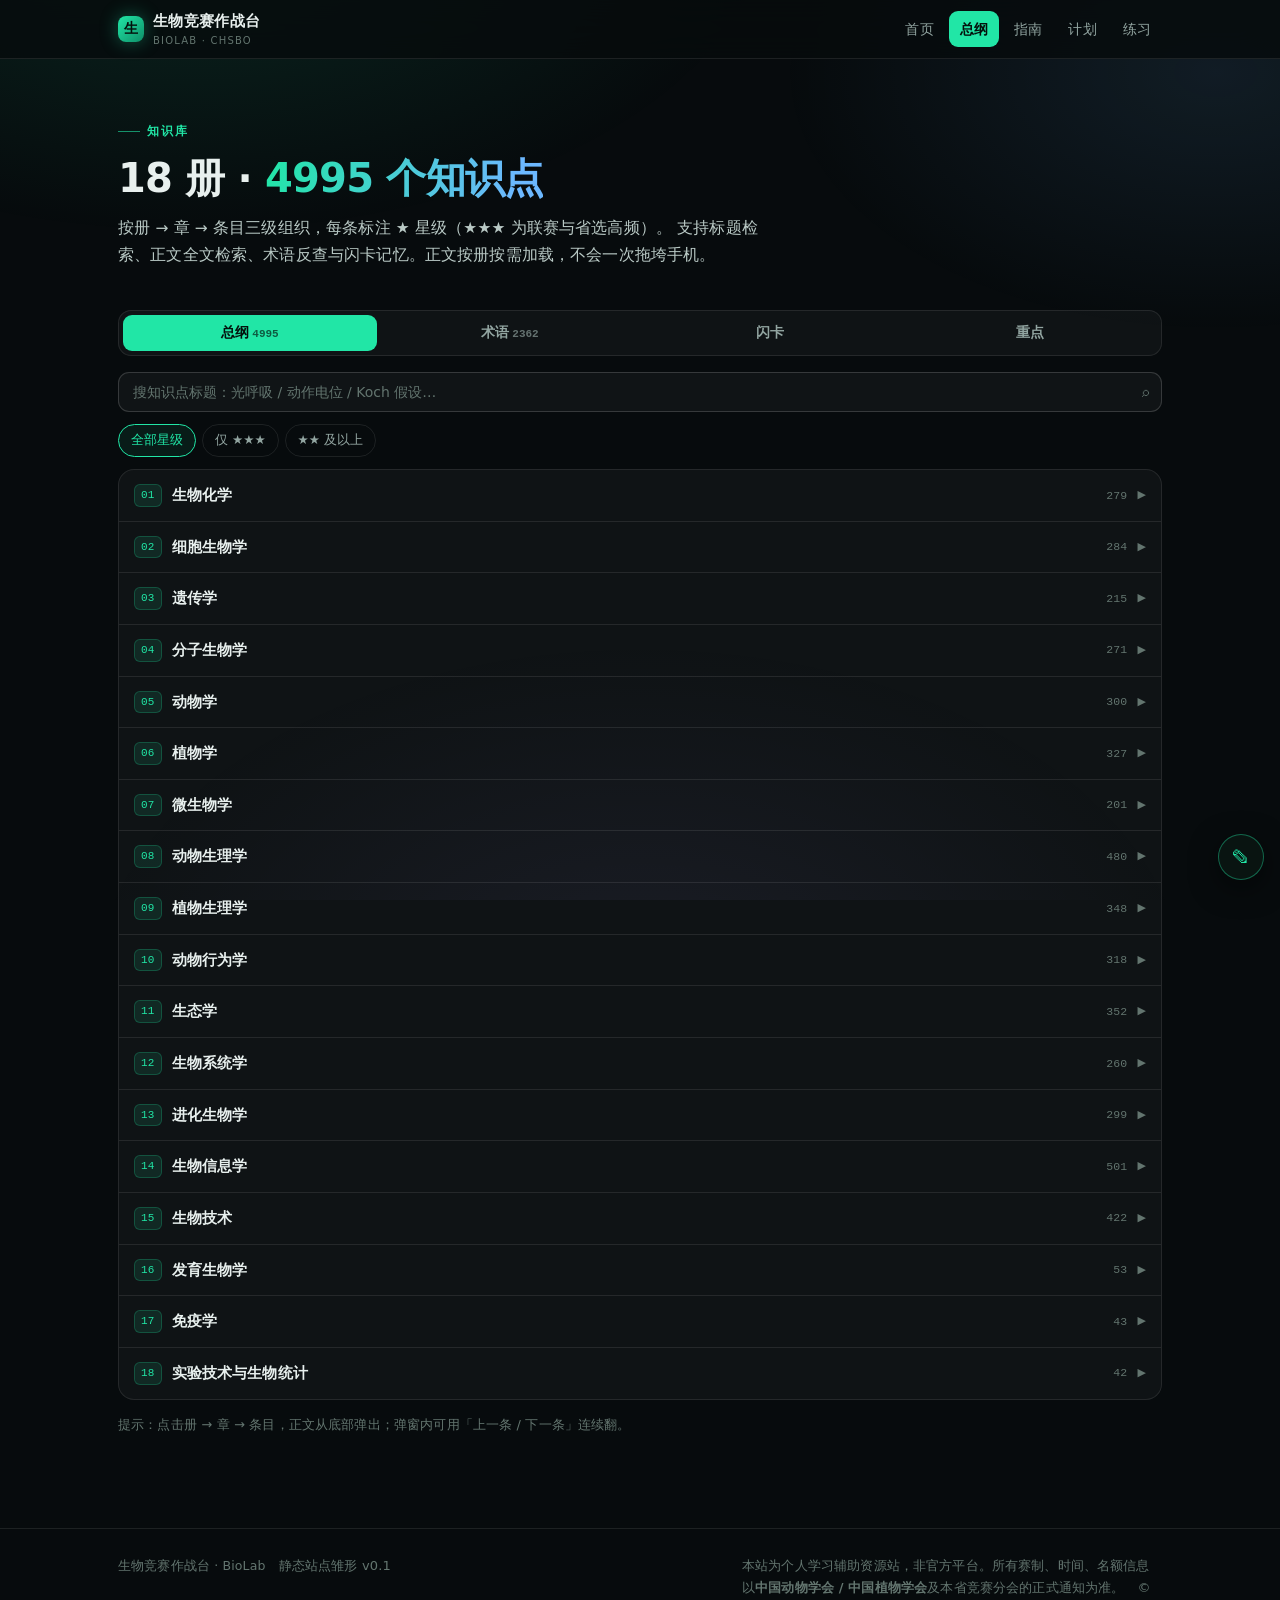
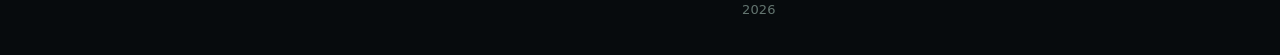
<file: knowledge.html>
<!DOCTYPE html>
<html lang="zh-CN">
<head>
<meta charset="UTF-8">
<meta name="viewport" content="width=device-width, initial-scale=1, viewport-fit=cover">
<title>知识总纲 · 生物竞赛作战台</title>
<meta name="description" content="4995 个生物竞赛知识点、2362 条专业术语，支持目录树浏览、全文检索与闪卡记忆。">
<link rel="stylesheet" href="bio.css">
</head>
<body>

<header class="nav">
  <div class="wrap nav-inner">
    <a class="logo" href="index.html">
      <span class="logo-mark">生</span>
      <span><span class="t">生物竞赛作战台</span><small>BIOLAB · CHSBO</small></span>
    </a>
    <nav class="nav-links">
      <a href="index.html">首页</a>
      <a href="knowledge.html">总纲</a>
      <a href="guide.html">指南</a>
      <a href="plan.html">计划</a>
      <a href="drill.html">练习</a>
    </nav>
  </div>
</header>

<main>
  <div class="wrap">

    <section class="hero rise">
      <div class="eyebrow">知识库</div>
      <h1>18 册 · <span>4995 个知识点</span></h1>
      <p class="lead" style="max-width:660px">
        按册 → 章 → 条目三级组织，每条标注 ★ 星级（★★★ 为联赛与省选高频）。
        支持标题检索、正文全文检索、术语反查与闪卡记忆。正文按册按需加载，不会一次拖垮手机。
      </p>
    </section>

    <div class="tabs rise d1" id="tabs">
      <button data-tab="tree" class="on">总纲<span class="cnt" id="cntTree"></span></button>
      <button data-tab="terms">术语<span class="cnt" id="cntTerm"></span></button>
      <button data-tab="cards">闪卡</button>
      <button data-tab="hot">重点</button>
    </div>

    <!-- ============ 总纲 ============ -->
    <section class="pane on" id="pane-tree">
      <div class="toolbar">
        <div class="search-box">
          <input id="qTree" type="search" placeholder="搜知识点标题：光呼吸 / 动作电位 / Koch 假设…" autocomplete="off">
          <span class="ico">⌕</span>
        </div>
      </div>
      <div class="chips" id="starChips" style="margin-bottom:12px">
        <button class="chip on" data-star="0">全部星级</button>
        <button class="chip" data-star="3">仅 ★★★</button>
        <button class="chip" data-star="2">★★ 及以上</button>
      </div>
      <div id="treeSearchOut" style="display:none"></div>
      <div id="treeOut"></div>
      <p class="faint" style="margin-top:14px">
        提示：点击册 → 章 → 条目，正文从底部弹出；弹窗内可用「上一条 / 下一条」连续翻。
      </p>
    </section>

    <!-- ============ 术语 ============ -->
    <section class="pane" id="pane-terms">
      <div class="toolbar">
        <div class="search-box">
          <input id="qTerm" type="search" placeholder="搜术语：中文 / 英文 / 释义内容…" autocomplete="off">
          <span class="ico">⌕</span>
        </div>
      </div>
      <div class="chips" id="termChips" style="margin-bottom:12px">
        <button class="chip on" data-book="">全部</button>
        <button class="chip" data-book="生化">生化</button>
        <button class="chip" data-book="分子">分子</button>
        <button class="chip" data-book="细胞">细胞</button>
        <button class="chip" data-book="遗传">遗传</button>
        <button class="chip" data-book="动物">动物</button>
        <button class="chip" data-book="植物">植物</button>
        <button class="chip" data-book="微生物">微生物</button>
        <button class="chip" data-book="动物生理">动物生理</button>
        <button class="chip" data-book="植物生理">植物生理</button>
        <button class="chip" data-book="行为">行为</button>
        <button class="chip" data-book="生态">生态</button>
        <button class="chip" data-book="系统">系统</button>
        <button class="chip" data-book="进化">进化</button>
        <button class="chip" data-book="信息">信息</button>
        <button class="chip" data-book="技术">技术</button>
        <button class="chip" data-book="补充">补充</button>
      </div>
      <div id="termOut"></div>
      <p class="faint" style="margin-top:14px">
        点每条末尾的「出处」标签，可直接跳到总纲对应册章，看上下文。
      </p>
    </section>

    <!-- ============ 闪卡 ============ -->
    <section class="pane" id="pane-cards">
      <div class="toolbar">
        <div class="chips" id="cardMode">
          <button class="chip on" data-mode="term">术语卡</button>
          <button class="chip" data-mode="point">知识点卡</button>
        </div>
        <button class="chip" id="fcCloze">挖空</button>
        <select id="cardBookSel" style="display:none;padding:8px 10px;border-radius:10px;background:rgba(255,255,255,.05);color:var(--text);border:1px solid var(--line-strong);font-family:inherit;font-size:13px"></select>
      </div>
      <div class="fc-stage" id="fcStage"></div>
      <div class="note" style="margin-top:16px">
        <b>怎么用</b>　点卡片翻面，看完自己判断：能复述 → 点「记住了」，这张就不再出现；
        说不清 → 点「再练一次」，它会轮到本组末尾。进度存在本机，关掉浏览器不丢。
      </div>
    </section>

    <!-- ============ 重点 ============ -->
    <section class="pane" id="pane-hot">
      <div id="hotOut"></div>
      <div class="note warn" style="margin-top:16px">
        <b>关于"真题考频"</b>　本页按总纲自带的 ★ 星级聚合，不是真题统计。
        真题原文未导入（订阅类知识库不允许整份导出），如果你手上有真题 PDF，
        可以自己跑一次统计：见仓库 README 的「导入真题」一节。
      </div>
    </section>

  </div>

<!-- ============ 阅读弹窗 ============ -->
<div class="sheet" id="sheet">
  <div class="sheet-mask"></div>
  <div class="sheet-body">
    <span class="grab"></span>
    <div class="sheet-head">
      <div class="sheet-title">
        <h3 id="sheetTitle">—</h3>
        <div class="sheet-meta" id="sheetMeta"></div>
      </div>
      <button class="sheet-close" id="sheetClose">✕</button>
    </div>
    <div class="sheet-main" id="sheetMain"></div>
    <div class="sheet-nav">
      <button class="btn btn-sm" id="sheetPrev">← 上一条</button>
      <button class="btn btn-sm" id="sheetNext">下一条 →</button>
    </div>
  </div>
</div>
</main>

<footer class="footer">
  <div class="wrap footer-inner"></div>
</footer>

<button class="totop" aria-label="回到顶部">↑</button>

<script src="kg-index.js"></script>
<script src="kg-terms.js"></script>
<script src="kg-exam.js"></script>
<script src="app.js"></script>
<script src="kg.js"></script>
<script src="kg-texts.js"></script>
<script src="edit.js"></script>
</body>
</html>
</file>
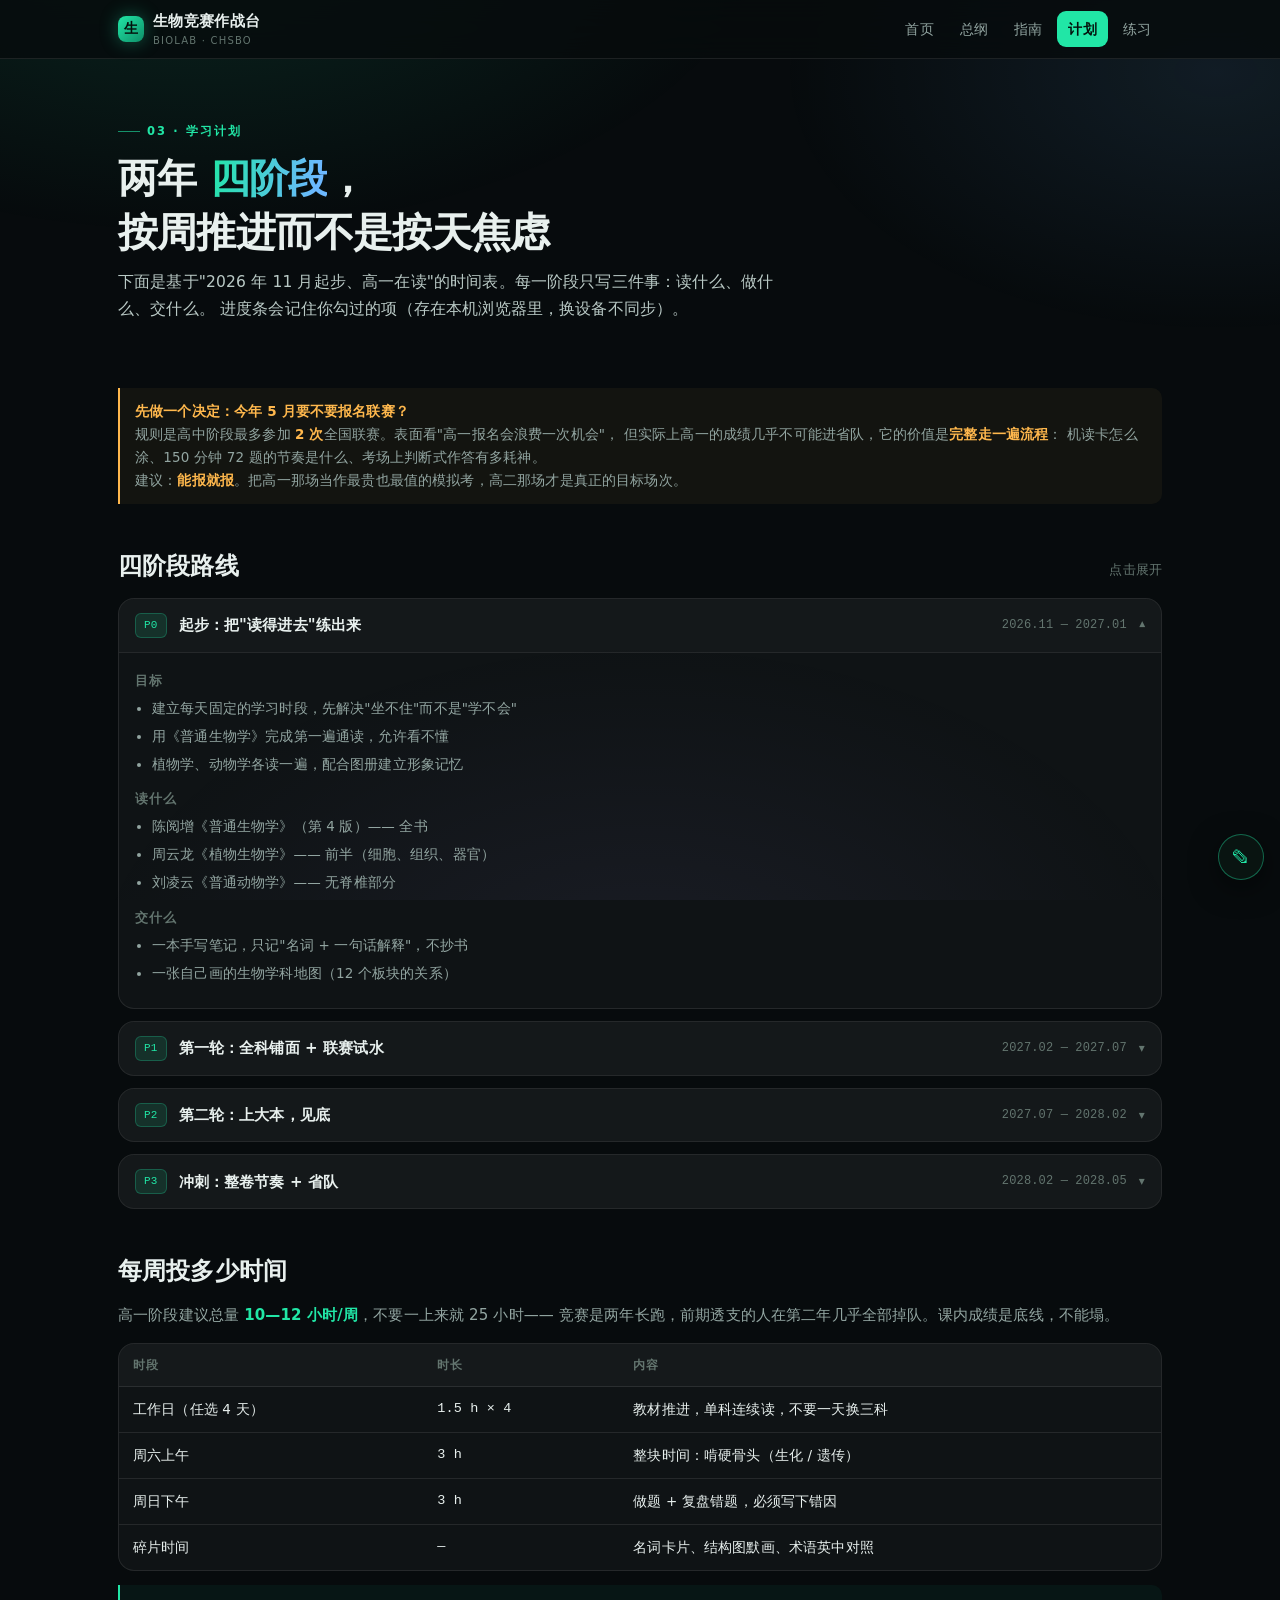
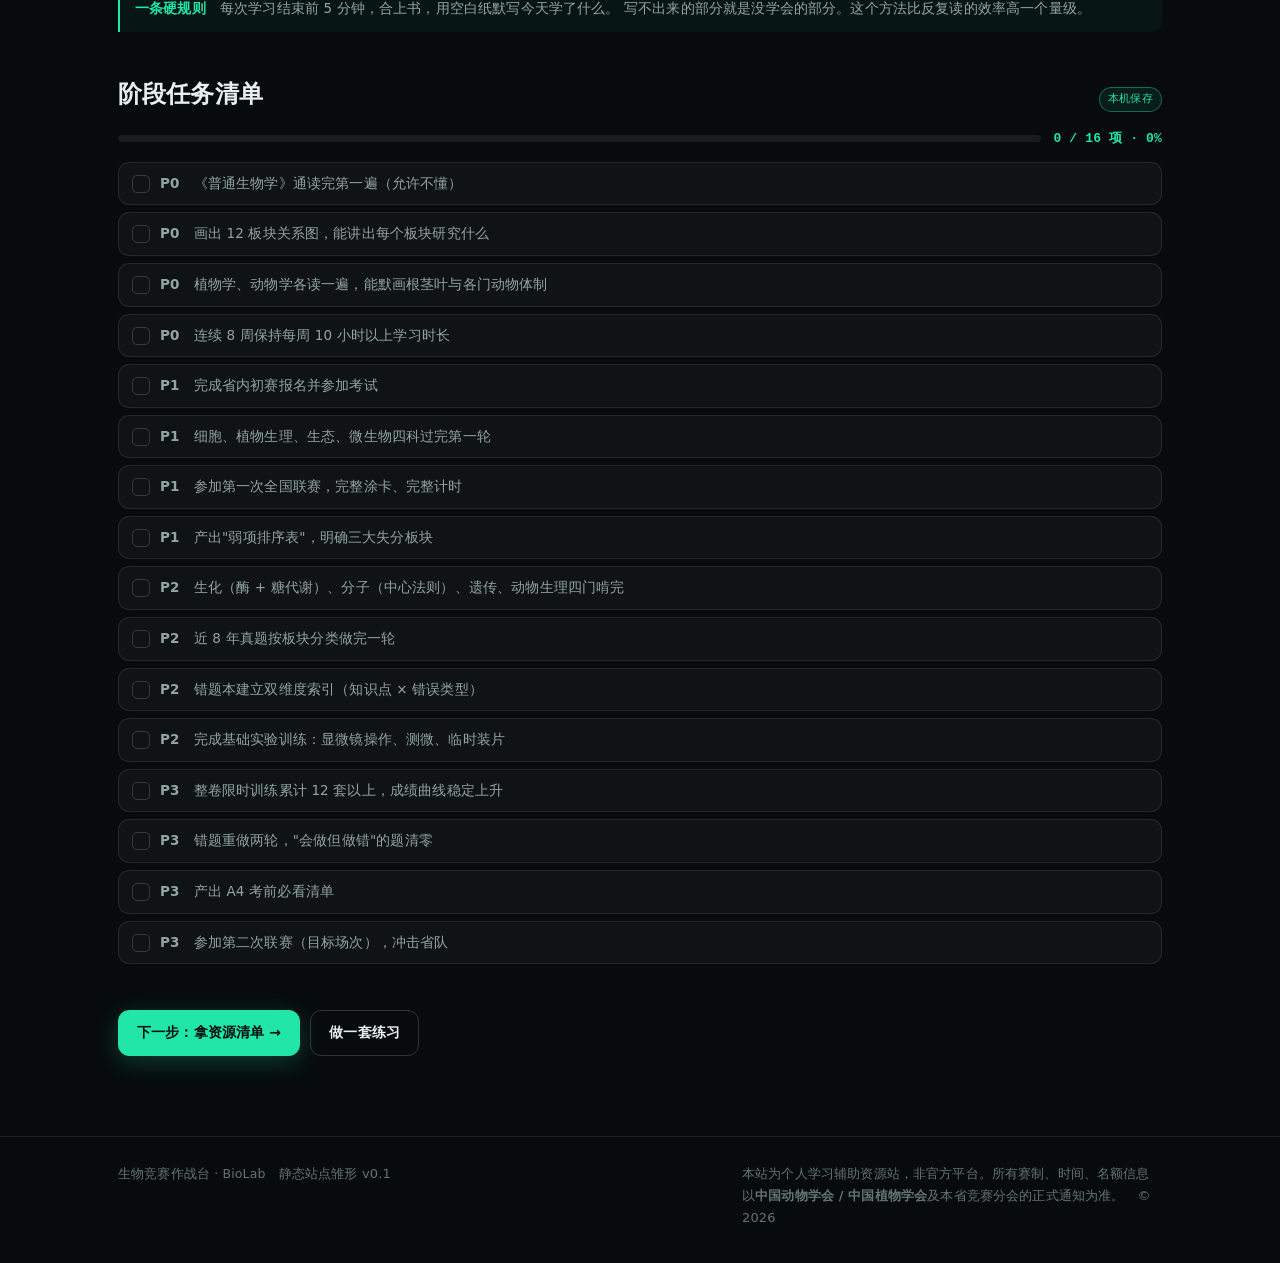
<file: plan.html>
<!DOCTYPE html>
<html lang="zh-CN">
<head>
<meta charset="UTF-8">
<meta name="viewport" content="width=device-width, initial-scale=1, viewport-fit=cover">
<title>学习计划 · 生物竞赛作战台</title>
<meta name="description" content="高一零基础到省队的四阶段时间表、每周时间分配、阶段任务打卡清单。">
<link rel="stylesheet" href="bio.css">
</head>
<body>

<header class="nav">
  <div class="wrap nav-inner">
    <a class="logo" href="index.html">
      <span class="logo-mark">生</span>
      <span><span class="t">生物竞赛作战台</span><small>BIOLAB · CHSBO</small></span>
    </a>
    <nav class="nav-links">
      <a href="index.html">首页</a>
      <a href="knowledge.html">总纲</a>
      <a href="guide.html">指南</a>
      <a href="plan.html">计划</a>
      <a href="drill.html">练习</a>
    </nav>
  </div>
</header>

<main>
  <div class="wrap">

    <section class="hero rise">
      <div class="eyebrow">03 · 学习计划</div>
      <h1>两年 <span>四阶段</span>，<br>按周推进而不是按天焦虑</h1>
      <p class="lead" style="max-width:660px">
        下面是基于"2026 年 11 月起步、高一在读"的时间表。每一阶段只写三件事：读什么、做什么、交什么。
        进度条会记住你勾过的项（存在本机浏览器里，换设备不同步）。
      </p>
    </section>

    <!-- 一个关键判断 -->
    <section class="section rise d1">
      <div class="note warn">
        <b>先做一个决定：今年 5 月要不要报名联赛？</b><br>
        规则是高中阶段最多参加 <b>2 次</b>全国联赛。表面看"高一报名会浪费一次机会"，
        但实际上高一的成绩几乎不可能进省队，它的价值是<b>完整走一遍流程</b>：
        机读卡怎么涂、150 分钟 72 题的节奏是什么、考场上判断式作答有多耗神。<br>
        建议：<b>能报就报</b>。把高一那场当作最贵也最值的模拟考，高二那场才是真正的目标场次。
      </div>
    </section>

    <!-- 阶段 -->
    <section class="section rise d2">
      <div class="section-head"><h2>四阶段路线</h2><span class="faint">点击展开</span></div>

      <div class="phase open">
        <div class="phase-head">
          <span class="phase-no">P0</span>
          <h3>起步：把"读得进去"练出来</h3>
          <span class="when">2026.11 — 2027.01</span>
          <span class="chev">▾</span>
        </div>
        <div class="phase-body">
          <h4>目标</h4>
          <ul>
            <li>建立每天固定的学习时段，先解决"坐不住"而不是"学不会"</li>
            <li>用《普通生物学》完成第一遍通读，允许看不懂</li>
            <li>植物学、动物学各读一遍，配合图册建立形象记忆</li>
          </ul>
          <h4>读什么</h4>
          <ul>
            <li>陈阅增《普通生物学》（第 4 版）—— 全书</li>
            <li>周云龙《植物生物学》—— 前半（细胞、组织、器官）</li>
            <li>刘凌云《普通动物学》—— 无脊椎部分</li>
          </ul>
          <h4>交什么</h4>
          <ul>
            <li>一本手写笔记，只记"名词 + 一句话解释"，不抄书</li>
            <li>一张自己画的生物学科地图（12 个板块的关系）</li>
          </ul>
        </div>
      </div>

      <div class="phase">
        <div class="phase-head">
          <span class="phase-no">P1</span>
          <h3>第一轮：全科铺面 + 联赛试水</h3>
          <span class="when">2027.02 — 2027.07</span>
          <span class="chev">▾</span>
        </div>
        <div class="phase-body">
          <h4>目标</h4>
          <ul>
            <li>12 个板块全部过一遍，不留空白区</li>
            <li>3—4 月参加省内初赛，5 月参加第一次全国联赛</li>
            <li>考完后立刻复盘：哪 3 个板块失分最重</li>
          </ul>
          <h4>读什么</h4>
          <ul>
            <li>翟中和《细胞生物学》—— 除信号转导外全读</li>
            <li>潘瑞炽《植物生理学》—— 水分、光合、激素</li>
            <li>牛翠娟《基础生态学》—— 全本</li>
            <li>周德庆《微生物学教程》—— 形态与生长部分</li>
          </ul>
          <h4>交什么</h4>
          <ul>
            <li>第一次联赛的完整错题记录（按板块归类）</li>
            <li>一份"我的弱项排序表"</li>
          </ul>
        </div>
      </div>

      <div class="phase">
        <div class="phase-head">
          <span class="phase-no">P2</span>
          <h3>第二轮：上大本，见底</h3>
          <span class="when">2027.07 — 2028.02</span>
          <span class="chev">▾</span>
        </div>
        <div class="phase-body">
          <h4>目标</h4>
          <ul>
            <li>生化、遗传、动物生理三门硬骨头啃下来，这是拉开差距的地方</li>
            <li>真题开始<b>按板块分类做</b>，不要整卷</li>
            <li>接触实验：至少完成显微镜操作、显微镜测微、简单显微制片</li>
          </ul>
          <h4>读什么</h4>
          <ul>
            <li>王镜岩《生物化学》上册（重点：酶、糖代谢）</li>
            <li>朱玉贤《现代分子生物学》核心章节</li>
            <li>刘祖洞《遗传学》全本 + 大量计算题</li>
            <li>王玢《人体及动物生理学》全本</li>
            <li>苏宏鑫《高中生物奥赛讲义》用于查漏与串讲</li>
          </ul>
          <h4>交什么</h4>
          <ul>
            <li>近 8 年真题按板块做完一轮</li>
            <li>错题本按"知识点 × 错误类型"双维度索引</li>
          </ul>
        </div>
      </div>

      <div class="phase">
        <div class="phase-head">
          <span class="phase-no">P3</span>
          <h3>冲刺：整卷节奏 + 省队</h3>
          <span class="when">2028.02 — 2028.05</span>
          <span class="chev">▾</span>
        </div>
        <div class="phase-body">
          <h4>目标</h4>
          <ul>
            <li>每周至少 1 套整卷，严格 150 分钟，涂卡</li>
            <li>把"会做但做错"的题彻底消灭——这是 1 分到 2 分的唯一通道</li>
            <li>确定最终目标：省一 or 省队</li>
          </ul>
          <h4>做什么</h4>
          <ul>
            <li>近 10 年真题整卷限时训练，目标正确率稳定在能进省队的分数带</li>
            <li>每周一次错题重做，只看错题本不看新内容</li>
            <li>考前两周调作息，把生物钟调到上午 10:00 最清醒</li>
          </ul>
          <h4>交什么</h4>
          <ul>
            <li>整卷成绩曲线（至少 12 个数据点）</li>
            <li>一份 A4 的"考前必看清单"：只写自己反复错的知识点</li>
          </ul>
        </div>
      </div>
    </section>

    <!-- 每周时间 -->
    <section class="section rise d3">
      <div class="section-head"><h2>每周投多少时间</h2></div>
      <p>
        高一阶段建议总量 <b class="hl">10—12 小时/周</b>，不要一上来就 25 小时——
        竞赛是两年长跑，前期透支的人在第二年几乎全部掉队。课内成绩是底线，不能塌。
      </p>
      <div class="table-wrap" style="margin-top:14px">
        <table>
          <thead><tr><th>时段</th><th>时长</th><th>内容</th></tr></thead>
          <tbody>
            <tr><td>工作日（任选 4 天）</td><td class="num">1.5 h × 4</td><td>教材推进，单科连续读，不要一天换三科</td></tr>
            <tr><td>周六上午</td><td class="num">3 h</td><td>整块时间：啃硬骨头（生化 / 遗传）</td></tr>
            <tr><td>周日下午</td><td class="num">3 h</td><td>做题 + 复盘错题，必须写下错因</td></tr>
            <tr><td>碎片时间</td><td class="num">—</td><td>名词卡片、结构图默画、术语英中对照</td></tr>
          </tbody>
        </table>
      </div>
      <div class="note">
        <b>一条硬规则</b>　每次学习结束前 5 分钟，合上书，用空白纸默写今天学了什么。
        写不出来的部分就是没学会的部分。这个方法比反复读的效率高一个量级。
      </div>
    </section>

    <!-- 打卡 -->
    <section class="section rise d4">
      <div class="section-head">
        <h2>阶段任务清单</h2>
        <span class="tag tag-mint">本机保存</span>
      </div>
      <div class="progress-line">
        <div class="bar"><i id="progressBar" style="width:0%"></i></div>
        <b id="progressText">0 / 0 项</b>
      </div>

      <div class="check-list" style="margin-top:12px">
        <label class="check"><input type="checkbox" data-id="p0-1"><span class="box"></span><span class="txt"><b>P0</b>　《普通生物学》通读完第一遍（允许不懂）</span></label>
        <label class="check"><input type="checkbox" data-id="p0-2"><span class="box"></span><span class="txt"><b>P0</b>　画出 12 板块关系图，能讲出每个板块研究什么</span></label>
        <label class="check"><input type="checkbox" data-id="p0-3"><span class="box"></span><span class="txt"><b>P0</b>　植物学、动物学各读一遍，能默画根茎叶与各门动物体制</span></label>
        <label class="check"><input type="checkbox" data-id="p0-4"><span class="box"></span><span class="txt"><b>P0</b>　连续 8 周保持每周 10 小时以上学习时长</span></label>

        <label class="check"><input type="checkbox" data-id="p1-1"><span class="box"></span><span class="txt"><b>P1</b>　完成省内初赛报名并参加考试</span></label>
        <label class="check"><input type="checkbox" data-id="p1-2"><span class="box"></span><span class="txt"><b>P1</b>　细胞、植物生理、生态、微生物四科过完第一轮</span></label>
        <label class="check"><input type="checkbox" data-id="p1-3"><span class="box"></span><span class="txt"><b>P1</b>　参加第一次全国联赛，完整涂卡、完整计时</span></label>
        <label class="check"><input type="checkbox" data-id="p1-4"><span class="box"></span><span class="txt"><b>P1</b>　产出"弱项排序表"，明确三大失分板块</span></label>

        <label class="check"><input type="checkbox" data-id="p2-1"><span class="box"></span><span class="txt"><b>P2</b>　生化（酶 + 糖代谢）、分子（中心法则）、遗传、动物生理四门啃完</span></label>
        <label class="check"><input type="checkbox" data-id="p2-2"><span class="box"></span><span class="txt"><b>P2</b>　近 8 年真题按板块分类做完一轮</span></label>
        <label class="check"><input type="checkbox" data-id="p2-3"><span class="box"></span><span class="txt"><b>P2</b>　错题本建立双维度索引（知识点 × 错误类型）</span></label>
        <label class="check"><input type="checkbox" data-id="p2-4"><span class="box"></span><span class="txt"><b>P2</b>　完成基础实验训练：显微镜操作、测微、临时装片</span></label>

        <label class="check"><input type="checkbox" data-id="p3-1"><span class="box"></span><span class="txt"><b>P3</b>　整卷限时训练累计 12 套以上，成绩曲线稳定上升</span></label>
        <label class="check"><input type="checkbox" data-id="p3-2"><span class="box"></span><span class="txt"><b>P3</b>　错题重做两轮，"会做但做错"的题清零</span></label>
        <label class="check"><input type="checkbox" data-id="p3-3"><span class="box"></span><span class="txt"><b>P3</b>　产出 A4 考前必看清单</span></label>
        <label class="check"><input type="checkbox" data-id="p3-4"><span class="box"></span><span class="txt"><b>P3</b>　参加第二次联赛（目标场次），冲击省队</span></label>
      </div>
    </section>

    <section class="section">
      <div class="hero-actions">
        <a class="btn btn-primary" href="guide.html">下一步：拿资源清单 →</a>
        <a class="btn" href="drill.html">做一套练习</a>
      </div>
    </section>

  </div>
</main>

<footer class="footer">
  <div class="wrap footer-inner"></div>
</footer>

<button class="totop" aria-label="回到顶部">↑</button>
<script src="app.js"></script>
<script src="kg-texts.js"></script>
<script src="edit.js"></script>
</body>
</html>
</file>
<file: bio.css>
/* =========================================================
   生物竞赛作战台 · BioLab
   静态站点样式表（移动优先，零外部依赖）
   ========================================================= */

:root {
  --bg: #070b0d;
  --bg-soft: #0c1215;
  --panel: rgba(255, 255, 255, 0.035);
  --panel-2: rgba(255, 255, 255, 0.06);
  --line: rgba(255, 255, 255, 0.09);
  --line-strong: rgba(255, 255, 255, 0.16);
  --text: #e8f0ee;
  --text-dim: #92a5a1;
  --text-faint: #63756f;
  --mint: #21e6a6;
  --mint-dim: #12a97b;
  --sky: #6cb8ff;
  --amber: #ffb84d;
  --rose: #ff7a8a;
  --violet: #b39dff;
  --radius: 16px;
  --radius-sm: 10px;
  --maxw: 1080px;
  --shadow: 0 12px 40px rgba(0, 0, 0, 0.45);
  --font: "PingFang SC", "Hiragino Sans GB", "Microsoft YaHei", system-ui,
    -apple-system, "Segoe UI", sans-serif;
  --mono: "SF Mono", "JetBrains Mono", Menlo, Consolas, monospace;
}

* { box-sizing: border-box; }

html { scroll-behavior: smooth; -webkit-text-size-adjust: 100%; }

body {
  margin: 0;
  font-family: var(--font);
  background: var(--bg);
  color: var(--text);
  line-height: 1.7;
  font-size: 15px;
  letter-spacing: 0.01em;
  overflow-x: hidden;
}

/* 背景光晕 */
body::before {
  content: "";
  position: fixed;
  inset: 0;
  z-index: -1;
  background:
    radial-gradient(900px 500px at 15% -10%, rgba(33, 230, 166, 0.13), transparent 65%),
    radial-gradient(700px 420px at 95% 8%, rgba(108, 184, 255, 0.10), transparent 62%),
    radial-gradient(800px 500px at 50% 110%, rgba(179, 157, 255, 0.07), transparent 70%);
  pointer-events: none;
}

a { color: var(--mint); text-decoration: none; }
a:hover { text-decoration: underline; }

/* ---------------- 布局 ---------------- */
.wrap {
  width: 100%;
  max-width: var(--maxw);
  margin: 0 auto;
  padding: 0 18px;
}

main { padding: 26px 0 80px; }

/* ---------------- 顶栏 ---------------- */
.nav {
  position: sticky;
  top: 0;
  z-index: 50;
  backdrop-filter: blur(16px);
  -webkit-backdrop-filter: blur(16px);
  background: rgba(7, 11, 13, 0.82);
  border-bottom: 1px solid var(--line);
}
.nav-inner {
  display: flex;
  align-items: center;
  justify-content: space-between;
  height: 58px;
  gap: 12px;
}
.logo {
  display: flex;
  align-items: center;
  gap: 9px;
  font-weight: 700;
  font-size: 15px;
  color: var(--text);
  letter-spacing: 0.02em;
  text-decoration: none;
  flex-shrink: 0;
}
.logo:hover { text-decoration: none; }
.logo-mark {
  width: 26px; height: 26px;
  display: grid; place-items: center;
  border-radius: 8px;
  background: linear-gradient(135deg, var(--mint), #0e8f68);
  color: #04110c;
  font-size: 14px;
  font-weight: 800;
  box-shadow: 0 0 18px rgba(33, 230, 166, 0.35);
}
.logo small {
  display: block;
  font-size: 10px;
  color: var(--text-faint);
  font-weight: 400;
  letter-spacing: 0.12em;
  margin-top: -3px;
}

.nav-links {
  display: flex;
  align-items: center;
  gap: 4px;
  overflow-x: auto;
  scrollbar-width: none;
}
.nav-links::-webkit-scrollbar { display: none; }
.nav-links a {
  color: var(--text-dim);
  font-size: 13.5px;
  padding: 7px 11px;
  border-radius: 9px;
  white-space: nowrap;
  transition: 0.18s;
  text-decoration: none;
}
.nav-links a:hover { color: var(--text); background: var(--panel-2); text-decoration: none; }
.nav-links a.active {
  color: #04110c;
  background: var(--mint);
  font-weight: 600;
}
@media (max-width: 720px) {
  .nav-links { gap: 2px; }
  .nav-links a { font-size: 12.5px; padding: 6px 9px; }
  .logo small { display: none; }
  .logo span.t { font-size: 14px; }
}

/* ---------------- 通用文字 ---------------- */
.eyebrow {
  display: inline-flex;
  align-items: center;
  gap: 7px;
  font-size: 11.5px;
  letter-spacing: 0.18em;
  text-transform: uppercase;
  color: var(--mint);
  font-weight: 600;
  margin-bottom: 10px;
}
.eyebrow::before {
  content: "";
  width: 22px; height: 1px;
  background: var(--mint);
  opacity: 0.6;
}

h1, h2, h3, h4 { line-height: 1.35; margin: 0 0 10px; font-weight: 700; }
h1 { font-size: clamp(26px, 6vw, 40px); letter-spacing: -0.02em; }
h2 { font-size: clamp(19px, 3.6vw, 24px); margin-top: 0; }
h3 { font-size: 16px; }
p { margin: 0 0 12px; color: var(--text-dim); }
.lead { font-size: 15.5px; color: #b9c9c5; }

.dim { color: var(--text-dim); }
.faint { color: var(--text-faint); font-size: 13px; }
.mono { font-family: var(--mono); }
.hl { color: var(--mint); font-weight: 600; }

/* ---------------- 区块 ---------------- */
.section { margin-top: 46px; }
.section-head {
  display: flex;
  align-items: baseline;
  justify-content: space-between;
  gap: 12px;
  margin-bottom: 16px;
  flex-wrap: wrap;
}
.section-head h2 { margin: 0; }
.section-head .more { font-size: 13px; }

/* ---------------- 卡片 ---------------- */
.card {
  background: var(--panel);
  border: 1px solid var(--line);
  border-radius: var(--radius);
  padding: 18px;
  transition: 0.22s;
}
.card:hover {
  border-color: var(--line-strong);
  background: var(--panel-2);
  transform: translateY(-2px);
}
.card h3 { margin-bottom: 6px; }
.card p:last-child { margin-bottom: 0; }

.grid { display: grid; gap: 12px; }
.g2 { grid-template-columns: 1fr; }
.g3 { grid-template-columns: 1fr; }
.g4 { grid-template-columns: repeat(2, 1fr); }
@media (min-width: 700px) {
  .g2 { grid-template-columns: repeat(2, 1fr); }
  .g3 { grid-template-columns: repeat(2, 1fr); }
  .g4 { grid-template-columns: repeat(4, 1fr); }
  .grid { gap: 14px; }
}
@media (min-width: 960px) {
  .g3 { grid-template-columns: repeat(3, 1fr); }
}

/* 可点击卡片 */
a.card-link {
  display: block;
  color: inherit;
  text-decoration: none;
  position: relative;
  overflow: hidden;
}
a.card-link:hover { text-decoration: none; }
a.card-link::after {
  content: "→";
  position: absolute;
  right: 16px; bottom: 14px;
  color: var(--mint);
  opacity: 0;
  transform: translateX(-6px);
  transition: 0.22s;
  font-size: 15px;
}
a.card-link:hover::after { opacity: 1; transform: translateX(0); }

/* ---------------- Hero ---------------- */
.hero {
  padding: 30px 0 8px;
}
.hero h1 span {
  background: linear-gradient(100deg, var(--mint), var(--sky) 90%);
  -webkit-background-clip: text;
  background-clip: text;
  color: transparent;
}
.hero-actions { display: flex; gap: 10px; flex-wrap: wrap; margin-top: 20px; }

.btn {
  display: inline-flex;
  align-items: center;
  gap: 7px;
  padding: 10px 18px;
  border-radius: 11px;
  font-size: 14px;
  font-weight: 600;
  border: 1px solid var(--line-strong);
  background: transparent;
  color: var(--text);
  cursor: pointer;
  transition: 0.2s;
  text-decoration: none;
  font-family: inherit;
}
.btn:hover { background: var(--panel-2); text-decoration: none; }
.btn-primary {
  background: var(--mint);
  color: #04110c;
  border-color: var(--mint);
  box-shadow: 0 6px 24px rgba(33, 230, 166, 0.22);
}
.btn-primary:hover { background: #2ff5b6; }
.btn-sm { padding: 7px 13px; font-size: 13px; border-radius: 9px; }

/* ---------------- 数据条 ---------------- */
.stats {
  display: grid;
  grid-template-columns: repeat(2, 1fr);
  gap: 10px;
  margin-top: 26px;
}
@media (min-width: 700px) { .stats { grid-template-columns: repeat(4, 1fr); } }
.stat {
  border: 1px solid var(--line);
  border-radius: 13px;
  padding: 14px;
  background: linear-gradient(160deg, rgba(255,255,255,0.05), rgba(255,255,255,0.015));
}
.stat .n {
  font-size: 24px;
  font-weight: 800;
  letter-spacing: -0.02em;
  color: var(--text);
  font-family: var(--mono);
  line-height: 1.2;
}
.stat .n em { font-style: normal; font-size: 13px; color: var(--text-dim); margin-left: 3px; font-weight: 500; }
.stat .k { font-size: 12px; color: var(--text-faint); margin-top: 2px; letter-spacing: 0.04em; }

/* 倒计时 */
.countdown {
  display: flex;
  gap: 10px;
  margin-top: 20px;
  flex-wrap: wrap;
  align-items: center;
}
.cd-box {
  border: 1px solid rgba(33, 230, 166, 0.3);
  background: rgba(33, 230, 166, 0.07);
  border-radius: 12px;
  padding: 10px 14px;
  min-width: 74px;
  text-align: center;
}
.cd-box b {
  display: block;
  font-family: var(--mono);
  font-size: 22px;
  color: var(--mint);
  line-height: 1.2;
}
.cd-box span { font-size: 11px; color: var(--text-faint); }
.cd-note { font-size: 12.5px; color: var(--text-faint); }

/* ---------------- 表格 ---------------- */
.table-wrap {
  overflow-x: auto;
  border: 1px solid var(--line);
  border-radius: var(--radius);
  background: var(--panel);
  -webkit-overflow-scrolling: touch;
}
table {
  width: 100%;
  border-collapse: collapse;
  font-size: 13.5px;
  min-width: 520px;
}
th, td {
  padding: 11px 14px;
  text-align: left;
  border-bottom: 1px solid var(--line);
  vertical-align: top;
}
th {
  font-size: 12px;
  letter-spacing: 0.06em;
  color: var(--text-faint);
  font-weight: 600;
  background: rgba(255, 255, 255, 0.025);
  white-space: nowrap;
}
tbody tr:last-child td { border-bottom: 0; }
tbody tr:hover { background: rgba(255, 255, 255, 0.022); }
td.num { font-family: var(--mono); color: var(--text); white-space: nowrap; }

/* ---------------- 标签 ---------------- */
.tag {
  display: inline-block;
  font-size: 11px;
  padding: 2px 8px;
  border-radius: 999px;
  border: 1px solid var(--line-strong);
  color: var(--text-dim);
  letter-spacing: 0.03em;
  white-space: nowrap;
  line-height: 1.7;
}
.tag-mint { color: var(--mint); border-color: rgba(33,230,166,.4); background: rgba(33,230,166,.08); }
.tag-sky { color: var(--sky); border-color: rgba(108,184,255,.4); background: rgba(108,184,255,.08); }
.tag-amber { color: var(--amber); border-color: rgba(255,184,77,.4); background: rgba(255,184,77,.08); }
.tag-rose { color: var(--rose); border-color: rgba(255,122,138,.4); background: rgba(255,122,138,.08); }
.tag-violet { color: var(--violet); border-color: rgba(179,157,255,.4); background: rgba(179,157,255,.08); }

/* ---------------- 时间轴 ---------------- */
.timeline {
  position: relative;
  margin-left: 8px;
  padding-left: 26px;
  border-left: 1px solid var(--line-strong);
}
.tl-item { position: relative; padding-bottom: 26px; }
.tl-item:last-child { padding-bottom: 0; }
.tl-item::before {
  content: "";
  position: absolute;
  left: -32px;
  top: 6px;
  width: 11px; height: 11px;
  border-radius: 50%;
  background: var(--bg);
  border: 2px solid var(--mint);
  box-shadow: 0 0 0 4px rgba(33, 230, 166, 0.1);
}
.tl-item.done::before { background: var(--mint); }
.tl-item.dim-node::before { border-color: var(--text-faint); box-shadow: none; }
.tl-date {
  font-family: var(--mono);
  font-size: 12px;
  color: var(--mint);
  letter-spacing: 0.04em;
}
.tl-item h3 { margin: 3px 0 5px; font-size: 15.5px; }
.tl-item p { font-size: 13.5px; margin-bottom: 0; }

/* ---------------- 晋级链 ---------------- */
.chain {
  display: flex;
  flex-direction: column;
  gap: 8px;
  margin-top: 6px;
}
.chain-node {
  border: 1px solid var(--line);
  border-radius: 13px;
  padding: 13px 15px;
  background: var(--panel);
  display: flex;
  gap: 13px;
  align-items: flex-start;
}
.chain-node .idx {
  flex-shrink: 0;
  width: 30px; height: 30px;
  border-radius: 9px;
  display: grid; place-items: center;
  font-family: var(--mono);
  font-size: 13px;
  font-weight: 700;
  background: rgba(33, 230, 166, 0.1);
  color: var(--mint);
  border: 1px solid rgba(33, 230, 166, 0.25);
}
.chain-node .body { flex: 1; min-width: 0; }
.chain-node h3 { font-size: 14.5px; margin-bottom: 2px; }
.chain-node p { font-size: 13px; margin: 0; }
.chain-arrow {
  text-align: center;
  color: var(--text-faint);
  font-size: 12px;
  line-height: 1;
  padding-left: 15px;
}

/* ---------------- 知识模块 ---------------- */
.mod {
  border: 1px solid var(--line);
  border-radius: var(--radius);
  background: var(--panel);
  overflow: hidden;
}
.mod-top {
  display: flex;
  align-items: flex-start;
  gap: 12px;
  padding: 15px 16px 12px;
  border-bottom: 1px solid var(--line);
}
.mod-ico {
  flex-shrink: 0;
  width: 38px; height: 38px;
  border-radius: 11px;
  display: grid; place-items: center;
  font-size: 18px;
  background: var(--panel-2);
  border: 1px solid var(--line);
}
.mod-title { flex: 1; min-width: 0; }
.mod-title h3 { font-size: 15px; margin: 0 0 2px; }
.mod-meta { font-size: 11.5px; color: var(--text-faint); font-family: var(--mono); }
.mod-body { padding: 13px 16px 15px; }
.mod-body ul {
  margin: 0;
  padding-left: 17px;
  font-size: 13.5px;
  color: var(--text-dim);
}
.mod-body li { margin-bottom: 4px; }
.mod-body li:last-child { margin-bottom: 0; }
.mod-foot {
  padding: 10px 16px 13px;
  border-top: 1px dashed var(--line);
  font-size: 12.5px;
  color: var(--text-faint);
}
.mod-foot b { color: var(--text-dim); font-weight: 600; }

/* 权重条 */
.bar {
  height: 5px;
  border-radius: 999px;
  background: rgba(255, 255, 255, 0.07);
  overflow: hidden;
  margin-top: 8px;
}
.bar > i {
  display: block;
  height: 100%;
  border-radius: 999px;
  background: linear-gradient(90deg, var(--mint), var(--sky));
}

/* ---------------- 计划页 ---------------- */
.phase {
  border: 1px solid var(--line);
  border-radius: var(--radius);
  overflow: hidden;
  background: var(--panel);
  margin-bottom: 12px;
}
.phase-head {
  display: flex;
  align-items: center;
  gap: 12px;
  padding: 14px 16px;
  cursor: pointer;
  user-select: none;
  background: rgba(255, 255, 255, 0.02);
}
.phase-head:hover { background: rgba(255, 255, 255, 0.04); }
.phase-no {
  font-family: var(--mono);
  font-size: 11px;
  padding: 2px 8px;
  border-radius: 6px;
  background: rgba(33, 230, 166, 0.12);
  color: var(--mint);
  border: 1px solid rgba(33, 230, 166, 0.25);
  flex-shrink: 0;
}
.phase-head h3 { margin: 0; font-size: 15px; flex: 1; }
.phase-head .when { font-size: 12px; color: var(--text-faint); font-family: var(--mono); }
.phase-head .chev {
  color: var(--text-faint);
  transition: 0.25s;
  font-size: 12px;
}
.phase.open .phase-head .chev { transform: rotate(180deg); }
.phase-body {
  display: none;
  padding: 4px 16px 18px;
  border-top: 1px solid var(--line);
}
.phase.open .phase-body { display: block; }
.phase-body h4 {
  font-size: 12.5px;
  color: var(--text-faint);
  letter-spacing: 0.08em;
  margin: 16px 0 7px;
  font-weight: 600;
}
.phase-body ul { margin: 0; padding-left: 17px; font-size: 13.5px; color: var(--text-dim); }
.phase-body li { margin-bottom: 5px; }

/* 打卡 */
.check-list { display: flex; flex-direction: column; gap: 7px; }
.check {
  display: flex;
  align-items: flex-start;
  gap: 10px;
  padding: 10px 13px;
  border: 1px solid var(--line);
  border-radius: 11px;
  background: var(--panel);
  cursor: pointer;
  transition: 0.15s;
  font-size: 13.5px;
  color: var(--text-dim);
  line-height: 1.6;
}
.check:hover { border-color: var(--line-strong); }
.check input { display: none; }
.check .box {
  flex-shrink: 0;
  width: 18px; height: 18px;
  border-radius: 5px;
  border: 1.5px solid var(--line-strong);
  display: grid; place-items: center;
  margin-top: 2px;
  transition: 0.15s;
}
.check .box::after {
  content: "✓";
  font-size: 11px;
  color: #04110c;
  opacity: 0;
  font-weight: 800;
}
.check input:checked ~ .box {
  background: var(--mint);
  border-color: var(--mint);
}
.check input:checked ~ .box::after { opacity: 1; }
.check input:checked ~ .txt { color: var(--text-faint); text-decoration: line-through; }
.check .txt { flex: 1; }

.progress-line {
  display: flex;
  align-items: center;
  gap: 12px;
  margin: 14px 0 6px;
}
.progress-line .bar { flex: 1; margin: 0; height: 7px; }
.progress-line b { font-family: var(--mono); font-size: 13px; color: var(--mint); }

/* ---------------- 练习页 ---------------- */
.q-card {
  border: 1px solid var(--line);
  border-radius: var(--radius);
  background: var(--panel);
  padding: 17px;
  margin-bottom: 12px;
}
.q-head { display: flex; gap: 10px; align-items: center; margin-bottom: 12px; }
.q-no {
  font-family: var(--mono);
  font-size: 12px;
  font-weight: 700;
  color: var(--mint);
  background: rgba(33, 230, 166, 0.1);
  border: 1px solid rgba(33, 230, 166, 0.25);
  border-radius: 7px;
  padding: 2px 8px;
  flex-shrink: 0;
}
.q-topic { font-size: 12px; color: var(--text-faint); }
.q-stem { font-size: 14px; color: var(--text); margin-bottom: 12px; line-height: 1.65; }
.opts { display: flex; flex-direction: column; gap: 7px; }
.opt {
  display: flex;
  align-items: center;
  gap: 10px;
  padding: 9px 12px;
  border: 1px solid var(--line);
  border-radius: 10px;
  background: rgba(255, 255, 255, 0.015);
  transition: 0.15s;
}
.opt .oidx {
  font-family: var(--mono);
  font-size: 11.5px;
  color: var(--text-faint);
  width: 15px;
  flex-shrink: 0;
}
.opt .otext { flex: 1; font-size: 13.5px; color: var(--text-dim); line-height: 1.6; }
.opt .tf { display: flex; gap: 5px; flex-shrink: 0; }
.tfbtn {
  width: 34px; height: 28px;
  border-radius: 7px;
  border: 1px solid var(--line-strong);
  background: transparent;
  color: var(--text-faint);
  font-family: var(--mono);
  font-size: 12.5px;
  font-weight: 600;
  cursor: pointer;
  transition: 0.14s;
  padding: 0;
}
.tfbtn:hover { border-color: var(--mint); color: var(--mint); }
.tfbtn.on-t { background: var(--mint); border-color: var(--mint); color: #04110c; }
.tfbtn.on-f { background: var(--rose); border-color: var(--rose); color: #1a0409; }
.q-explain {
  display: none;
  margin-top: 12px;
  padding: 11px 13px;
  border-radius: 10px;
  background: rgba(108, 184, 255, 0.07);
  border: 1px solid rgba(108, 184, 255, 0.22);
  font-size: 13px;
  color: #b9d5ee;
  line-height: 1.65;
}
.q-explain.show { display: block; }

/* 判分后的选项状态 */
.opt.right {
  border-color: rgba(33, 230, 166, 0.45);
  background: rgba(33, 230, 166, 0.07);
}
.opt.right .otext { color: var(--text); }
.opt.wrong {
  border-color: rgba(255, 122, 138, 0.45);
  background: rgba(255, 122, 138, 0.07);
}
.opt.wrong .otext { color: #ffc2ca; }
.opt.missed {
  border-style: dashed;
  border-color: rgba(255, 184, 77, 0.35);
}
.opt.missed .otext { color: var(--text-dim); }
.q-result {
  display: none;
  margin-top: 10px;
  font-size: 13px;
  font-family: var(--mono);
}
.q-result.show { display: block; }
.q-result .ok { color: var(--mint); }
.q-result .bad { color: var(--rose); }

/* 成绩条 */
.score-bar {
  position: sticky;
  bottom: 12px;
  z-index: 30;
  display: flex;
  align-items: center;
  justify-content: space-between;
  gap: 12px;
  padding: 12px 16px;
  border-radius: 14px;
  border: 1px solid rgba(33, 230, 166, 0.3);
  background: rgba(10, 20, 18, 0.94);
  backdrop-filter: blur(14px);
  -webkit-backdrop-filter: blur(14px);
  box-shadow: var(--shadow);
  margin-top: 18px;
  flex-wrap: wrap;
}
.score-bar .sc { font-family: var(--mono); font-size: 15px; color: var(--mint); font-weight: 700; }
.score-bar .sc small { color: var(--text-faint); font-weight: 400; font-size: 12px; }

/* ---------------- 提示框 ---------------- */
.note {
  border-left: 2px solid var(--mint);
  background: rgba(33, 230, 166, 0.05);
  border-radius: 0 var(--radius-sm) var(--radius-sm) 0;
  padding: 12px 15px;
  font-size: 13.5px;
  color: var(--text-dim);
  margin: 14px 0;
}
.note b { color: var(--mint); }
.note.warn {
  border-left-color: var(--amber);
  background: rgba(255, 184, 77, 0.05);
}
.note.warn b { color: var(--amber); }

/* ---------------- 页脚 ---------------- */
.footer {
  border-top: 1px solid var(--line);
  padding: 26px 0 34px;
  font-size: 12.5px;
  color: var(--text-faint);
}
.footer-inner {
  display: flex;
  justify-content: space-between;
  gap: 14px;
  flex-wrap: wrap;
  align-items: flex-start;
}
.footer a { color: var(--text-dim); }

/* ---------------- 动效 ---------------- */
@keyframes rise {
  from { opacity: 0; transform: translateY(14px); }
  to { opacity: 1; transform: translateY(0); }
}
.rise { animation: rise 0.5s cubic-bezier(0.2, 0.7, 0.3, 1) both; }
.d1 { animation-delay: 0.05s; }
.d2 { animation-delay: 0.1s; }
.d3 { animation-delay: 0.15s; }
.d4 { animation-delay: 0.2s; }
@media (prefers-reduced-motion: reduce) {
  .rise { animation: none; }
  html { scroll-behavior: auto; }
}

/* 回到顶部 */
.totop {
  position: fixed;
  right: 16px;
  bottom: 78px;
  width: 40px; height: 40px;
  border-radius: 50%;
  display: grid; place-items: center;
  background: rgba(20, 30, 28, 0.9);
  border: 1px solid var(--line-strong);
  color: var(--text-dim);
  font-size: 14px;
  cursor: pointer;
  opacity: 0;
  pointer-events: none;
  transition: 0.25s;
  z-index: 40;
}
.totop.show { opacity: 1; pointer-events: auto; }

/* =========================================================
   知识总纲 / 术语 / 闪卡
   ========================================================= */

/* --- 标签页 --- */
.tabs {
  display: flex;
  gap: 6px;
  overflow-x: auto;
  scrollbar-width: none;
  padding: 4px;
  border: 1px solid var(--line);
  border-radius: 13px;
  background: var(--panel);
  margin-top: 22px;
}
.tabs::-webkit-scrollbar { display: none; }
.tabs button {
  flex: 1;
  min-width: 74px;
  padding: 9px 12px;
  border: 0;
  border-radius: 9px;
  background: transparent;
  color: var(--text-dim);
  font-family: inherit;
  font-size: 13.5px;
  font-weight: 600;
  cursor: pointer;
  white-space: nowrap;
  transition: 0.18s;
}
.tabs button.on {
  background: var(--mint);
  color: #04110c;
}
.tabs button .cnt {
  font-family: var(--mono);
  font-size: 11px;
  opacity: 0.65;
  margin-left: 3px;
}

.pane { display: none; }
.pane.on { display: block; }

/* --- 工具条 --- */
.toolbar {
  display: flex;
  gap: 8px;
  align-items: center;
  flex-wrap: wrap;
  margin: 16px 0 12px;
}
.search-box {
  flex: 1;
  min-width: 200px;
  position: relative;
}
.search-box input {
  width: 100%;
  padding: 11px 38px 11px 14px;
  border-radius: 11px;
  border: 1px solid var(--line-strong);
  background: rgba(255, 255, 255, 0.04);
  color: var(--text);
  font-family: inherit;
  font-size: 14px;
  outline: none;
  transition: 0.18s;
}
.search-box input::placeholder { color: var(--text-faint); }
.search-box input:focus {
  border-color: var(--mint);
  background: rgba(33, 230, 166, 0.05);
}
.search-box .ico {
  position: absolute;
  right: 13px;
  top: 50%;
  transform: translateY(-50%);
  color: var(--text-faint);
  font-size: 14px;
  pointer-events: none;
}
.chips { display: flex; gap: 6px; flex-wrap: wrap; }
.chip {
  padding: 7px 12px;
  border-radius: 999px;
  border: 1px solid var(--line);
  background: transparent;
  color: var(--text-dim);
  font-size: 12.5px;
  font-family: inherit;
  cursor: pointer;
  transition: 0.15s;
  white-space: nowrap;
}
.chip:hover { border-color: var(--line-strong); color: var(--text); }
.chip.on {
  border-color: var(--mint);
  color: var(--mint);
  background: rgba(33, 230, 166, 0.08);
}

/* --- 目录树 --- */
.tree { border: 1px solid var(--line); border-radius: var(--radius); overflow: hidden; background: var(--panel); }
.tree-book { border-bottom: 1px solid var(--line); }
.tree-book:last-child { border-bottom: 0; }
.tb-head {
  display: flex;
  align-items: center;
  gap: 10px;
  padding: 13px 15px;
  cursor: pointer;
  user-select: none;
  transition: 0.15s;
}
.tb-head:hover { background: rgba(255, 255, 255, 0.03); }
.tb-no {
  font-family: var(--mono);
  font-size: 11px;
  color: var(--mint);
  background: rgba(33, 230, 166, 0.1);
  border: 1px solid rgba(33, 230, 166, 0.22);
  border-radius: 6px;
  padding: 1px 6px;
  flex-shrink: 0;
}
.tb-name { flex: 1; font-weight: 600; font-size: 14.5px; }
.tb-cnt { font-family: var(--mono); font-size: 11.5px; color: var(--text-faint); }
.tb-chev { color: var(--text-faint); font-size: 11px; transition: 0.2s; }
.tree-book.open > .tb-head .tb-chev { transform: rotate(90deg); }
.tb-body { display: none; }
.tree-book.open > .tb-body { display: block; }

.tc-head {
  display: flex;
  align-items: center;
  gap: 9px;
  padding: 10px 15px 10px 30px;
  cursor: pointer;
  font-size: 13.5px;
  color: var(--text-dim);
  border-top: 1px solid rgba(255, 255, 255, 0.04);
  transition: 0.15s;
}
.tc-head:hover { background: rgba(255, 255, 255, 0.03); color: var(--text); }
.tc-head .cn { font-family: var(--mono); font-size: 11px; color: var(--text-faint); flex-shrink: 0; }
.tc-head .ct { flex: 1; }
.tc-head .cc { font-family: var(--mono); font-size: 11px; color: var(--text-faint); }
.tc-head .chev { font-size: 10px; color: var(--text-faint); transition: 0.2s; }
.tree-chap.open > .tc-head .chev { transform: rotate(90deg); }
.tc-body { display: none; }
.tree-chap.open > .tc-body { display: block; }

.ti-row {
  display: flex;
  align-items: flex-start;
  gap: 8px;
  padding: 9px 15px 9px 44px;
  font-size: 13px;
  color: var(--text-dim);
  cursor: pointer;
  border-top: 1px solid rgba(255, 255, 255, 0.035);
  transition: 0.15s;
  line-height: 1.55;
}
.ti-row:hover { background: rgba(33, 230, 166, 0.06); color: var(--text); }
.ti-row .tid { font-family: var(--mono); font-size: 11px; color: var(--mint); flex-shrink: 0; opacity: 0.8; }
.ti-row .tt { flex: 1; }
.ti-row .ts { flex-shrink: 0; color: var(--amber); font-size: 10px; letter-spacing: -1px; }

/* --- 搜索结果 --- */
.res-head {
  font-size: 13px;
  color: var(--text-faint);
  margin-bottom: 10px;
  display: flex;
  justify-content: space-between;
  gap: 10px;
  flex-wrap: wrap;
}
.res-list { display: flex; flex-direction: column; gap: 7px; }
.res-row {
  padding: 11px 14px;
  border: 1px solid var(--line);
  border-radius: 11px;
  background: var(--panel);
  cursor: pointer;
  transition: 0.15s;
}
.res-row:hover { border-color: var(--mint); background: rgba(33, 230, 166, 0.05); }
.res-path { font-size: 11px; color: var(--text-faint); font-family: var(--mono); margin-bottom: 3px; }
.res-title { font-size: 13.5px; color: var(--text); line-height: 1.5; }
.res-snip { font-size: 12.5px; color: var(--text-dim); margin-top: 4px; line-height: 1.6; }
mark { background: rgba(33, 230, 166, 0.22); color: #b8ffe4; border-radius: 3px; padding: 0 1px; }

/* --- 阅读面板 --- */
.sheet {
  position: fixed;
  inset: 0;
  z-index: 80;
  display: none;
}
.sheet.on { display: block; }
.sheet-mask {
  position: absolute;
  inset: 0;
  background: rgba(0, 0, 0, 0.62);
  backdrop-filter: blur(3px);
  -webkit-backdrop-filter: blur(3px);
}
.sheet-body {
  position: absolute;
  left: 0; right: 0; bottom: 0;
  max-height: 88vh;
  background: #0b1113;
  border-top: 1px solid var(--line-strong);
  border-radius: 20px 20px 0 0;
  box-shadow: 0 -20px 60px rgba(0, 0, 0, 0.6);
  display: flex;
  flex-direction: column;
  animation: sheetUp 0.26s cubic-bezier(0.2, 0.8, 0.3, 1);
}
@keyframes sheetUp { from { transform: translateY(100%); } to { transform: translateY(0); } }
.sheet-head {
  padding: 16px 18px 12px;
  border-bottom: 1px solid var(--line);
  display: flex;
  gap: 10px;
  align-items: flex-start;
}
.sheet-head .grab {
  position: absolute;
  top: 7px; left: 50%;
  transform: translateX(-50%);
  width: 38px; height: 4px;
  border-radius: 999px;
  background: var(--line-strong);
}
.sheet-title { flex: 1; }
.sheet-title h3 { font-size: 16px; margin: 0 0 4px; line-height: 1.45; }
.sheet-meta { font-size: 11.5px; color: var(--text-faint); font-family: var(--mono); }
.sheet-close {
  flex-shrink: 0;
  width: 30px; height: 30px;
  border-radius: 9px;
  border: 1px solid var(--line-strong);
  background: transparent;
  color: var(--text-dim);
  font-size: 16px;
  cursor: pointer;
  padding: 0;
  line-height: 1;
}
.sheet-main {
  padding: 16px 18px 26px;
  overflow-y: auto;
  -webkit-overflow-scrolling: touch;
  font-size: 14.5px;
  line-height: 1.92;
  color: #cfdcda;
}
.sheet-main p { color: #cfdcda; margin: 0 0 14px; }
.sheet-nav {
  display: flex;
  gap: 8px;
  padding: 10px 18px 16px;
  border-top: 1px solid var(--line);
}
.sheet-nav .btn { flex: 1; justify-content: center; }
.sheet-nav .btn:disabled { opacity: 0.35; cursor: default; }

/* --- 术语表 --- */
.term-list { display: flex; flex-direction: column; gap: 8px; }
.term {
  padding: 12px 14px;
  border: 1px solid var(--line);
  border-radius: 12px;
  background: var(--panel);
}
.term-top { display: flex; align-items: baseline; gap: 8px; flex-wrap: wrap; }
.term-cn { font-size: 14.5px; font-weight: 600; color: var(--text); }
.term-en { font-size: 12px; color: var(--sky); font-family: var(--mono); }
.term-desc { font-size: 13px; color: var(--text-dim); margin-top: 5px; line-height: 1.65; }
.term-src {
  display: inline-block;
  margin-top: 7px;
  font-size: 11px;
  font-family: var(--mono);
  color: var(--text-faint);
  border: 1px dashed var(--line-strong);
  border-radius: 6px;
  padding: 1px 7px;
  cursor: pointer;
}
.term-src:hover { color: var(--mint); border-color: var(--mint); }
.more-btn {
  width: 100%;
  margin-top: 12px;
  padding: 12px;
  border-radius: 11px;
  border: 1px dashed var(--line-strong);
  background: transparent;
  color: var(--text-dim);
  font-family: inherit;
  font-size: 13.5px;
  cursor: pointer;
}
.more-btn:hover { border-color: var(--mint); color: var(--mint); }

/* --- 闪卡 --- */
.fc-stage {
  display: flex;
  flex-direction: column;
  align-items: center;
  gap: 14px;
  margin-top: 8px;
}
.fc-card {
  width: 100%;
  min-height: 260px;
  border-radius: 18px;
  border: 1px solid var(--line-strong);
  background: linear-gradient(165deg, rgba(33, 230, 166, 0.07), rgba(255, 255, 255, 0.02) 55%, rgba(108, 184, 255, 0.06));
  padding: 24px 20px;
  display: flex;
  flex-direction: column;
  justify-content: center;
  align-items: center;
  text-align: center;
  cursor: pointer;
  position: relative;
  transition: 0.22s;
  user-select: none;
}
.fc-card:hover { border-color: rgba(33, 230, 166, 0.45); }
.fc-tag {
  position: absolute;
  top: 14px; left: 16px;
  font-size: 11px;
  font-family: var(--mono);
  color: var(--text-faint);
  letter-spacing: 0.08em;
}
.fc-front {
  font-size: 25px;
  font-weight: 700;
  line-height: 1.45;
  color: var(--text);
  letter-spacing: 0.01em;
}
.fc-back { display: none; width: 100%; }
.fc-card.flipped .fc-front { display: none; }
.fc-card.flipped .fc-back { display: block; }
.fc-en {
  font-size: 13px;
  color: var(--sky);
  font-family: var(--mono);
  margin-bottom: 10px;
}
.fc-desc { font-size: 14px; color: #cfdcda; line-height: 1.85; text-align: left; }
.fc-hint {
  position: absolute;
  bottom: 14px;
  font-size: 11.5px;
  color: var(--text-faint);
}
.fc-actions { display: flex; gap: 9px; width: 100%; }
.fc-actions .btn { flex: 1; justify-content: center; }
.fc-stat {
  font-size: 12.5px;
  color: var(--text-faint);
  font-family: var(--mono);
  text-align: center;
}
.fc-empty {
  text-align: center;
  padding: 50px 20px;
  color: var(--text-faint);
  font-size: 13.5px;
}

@media (min-width: 700px) {
  .fc-card { min-height: 300px; }
  .fc-front { font-size: 30px; }
}


/* 挖空卡片 */
.fc-front.long {
  font-size: 15px;
  font-weight: 400;
  line-height: 2;
  text-align: left;
  color: #cfdcda;
  letter-spacing: 0.02em;
}
@media (min-width: 700px) { .fc-front.long { font-size: 16px; } }

/* =========================================================
   编辑模式
   ========================================================= */

/* 浮动编辑按钮 */
.edit-fab {
  position: fixed;
  right: 16px;
  bottom: 20px;
  width: 46px;
  height: 46px;
  border-radius: 50%;
  border: 1px solid rgba(33, 230, 166, 0.4);
  background: rgba(10, 22, 19, 0.94);
  color: var(--mint);
  font-size: 18px;
  cursor: pointer;
  z-index: 60;
  display: grid;
  place-items: center;
  box-shadow: 0 8px 28px rgba(0, 0, 0, 0.5);
  backdrop-filter: blur(10px);
  -webkit-backdrop-filter: blur(10px);
  transition: 0.2s;
}
.edit-fab.on {
  background: var(--mint);
  color: #04110c;
}
.edit-fab:active { transform: scale(0.94); }

/* 弹窗 */
.modal {
  position: fixed;
  inset: 0;
  z-index: 95;
  display: none;
  align-items: center;
  justify-content: center;
  padding: 18px;
}
.modal.on { display: flex; }
.modal-mask {
  position: absolute;
  inset: 0;
  background: rgba(0, 0, 0, 0.68);
  backdrop-filter: blur(4px);
  -webkit-backdrop-filter: blur(4px);
}
.modal-box {
  position: relative;
  width: 100%;
  max-width: 460px;
  max-height: 86vh;
  overflow-y: auto;
  -webkit-overflow-scrolling: touch;
  background: #0b1113;
  border: 1px solid var(--line-strong);
  border-radius: 18px;
  padding: 20px;
  box-shadow: 0 20px 60px rgba(0, 0, 0, 0.6);
  animation: rise 0.22s cubic-bezier(0.2, 0.7, 0.3, 1);
}
.modal-box h3 { font-size: 16px; margin: 0 0 8px; }
.modal-box p { font-size: 13px; }
.modal-actions {
  display: flex;
  gap: 9px;
  margin-top: 16px;
}
.modal-actions .btn { flex: 1; justify-content: center; }

/* 表单控件 */
.field { margin-bottom: 13px; }
.field label {
  display: block;
  font-size: 12px;
  color: var(--text-faint);
  letter-spacing: 0.06em;
  margin-bottom: 5px;
}
.field input,
.field textarea,
.field select {
  width: 100%;
  padding: 10px 12px;
  border-radius: 10px;
  border: 1px solid var(--line-strong);
  background: rgba(255, 255, 255, 0.05);
  color: var(--text);
  font-family: inherit;
  font-size: 14px;
  outline: none;
  line-height: 1.65;
  transition: 0.15s;
}
.field textarea { min-height: 200px; resize: vertical; font-size: 13.5px; line-height: 1.8; }
.field input:focus,
.field textarea:focus,
.field select:focus {
  border-color: var(--mint);
  background: rgba(33, 230, 166, 0.05);
}
.field-row { display: flex; gap: 9px; }
.field-row .field { flex: 1; }

/* 编辑态标记 */
body.editing .ti-row::after,
body.editing .term::after {
  content: "可编辑";
  font-size: 10px;
  color: var(--mint);
  opacity: 0.5;
  margin-left: auto;
}
body.editing .sheet-main,
body.editing .fc-desc {
  outline: 1px dashed rgba(33, 230, 166, 0.35);
  outline-offset: 6px;
  border-radius: 6px;
}

/* 编辑模式下的文字高亮 */
body.editing [contenteditable="true"] {
  outline: 1px dashed rgba(33, 230, 166, 0.4);
  outline-offset: 3px;
  border-radius: 4px;
  min-height: 1.2em;
}
body.editing [contenteditable="true"]:focus {
  outline: 2px solid var(--mint);
  background: rgba(33, 230, 166, 0.05);
}

/* 编辑工具栏 */
.edit-bar {
  position: fixed;
  left: 12px;
  right: 12px;
  bottom: 12px;
  z-index: 61;
  display: none;
  align-items: center;
  gap: 8px;
  padding: 9px 12px;
  border-radius: 14px;
  background: rgba(8, 20, 17, 0.96);
  border: 1px solid rgba(33, 230, 166, 0.35);
  box-shadow: 0 10px 34px rgba(0, 0, 0, 0.55);
  backdrop-filter: blur(14px);
  -webkit-backdrop-filter: blur(14px);
  flex-wrap: wrap;
}
.edit-bar.on { display: flex; }
.edit-bar .lbl {
  font-size: 11.5px;
  color: var(--mint);
  font-family: var(--mono);
  letter-spacing: 0.06em;
  flex-shrink: 0;
}
.edit-bar .btn { padding: 6px 11px; font-size: 12.5px; border-radius: 8px; }
.edit-bar .sp { flex: 1; }

/* 编辑模式下隐藏浮动按钮，避免与底部工具条重叠 */
body.editing .edit-fab { display: none; }
body.editing { padding-bottom: 64px; }

/* 章节节点编辑 */
.ch-del {
  flex-shrink: 0;
  color: var(--rose);
  font-size: 11px;
  padding: 3px 7px;
  border-radius: 6px;
  border: 1px solid rgba(255, 122, 138, 0.3);
  line-height: 1;
  cursor: pointer;
  opacity: .8;
}
.ch-del:hover { background: rgba(255, 122, 138, 0.12); opacity: 1; }
.ch-add {
  padding: 12px 15px 12px 30px;
  font-size: 13px;
  color: var(--mint);
  cursor: pointer;
  border-top: 1px dashed rgba(33, 230, 166, 0.25);
  background: rgba(33, 230, 166, 0.03);
}
.ch-add:hover { background: rgba(33, 230, 166, 0.08); }

/* 题库导入 */
.bank-ta {
  width: 100%;
  min-height: 170px;
  padding: 11px 13px;
  border-radius: 10px;
  border: 1px solid var(--line-strong);
  background: rgba(255, 255, 255, 0.04);
  color: var(--text);
  font-family: var(--mono);
  font-size: 12.5px;
  line-height: 1.8;
  outline: none;
  resize: vertical;
}
.bank-ta:focus { border-color: var(--mint); background: rgba(33, 230, 166, 0.04); }
</file>
